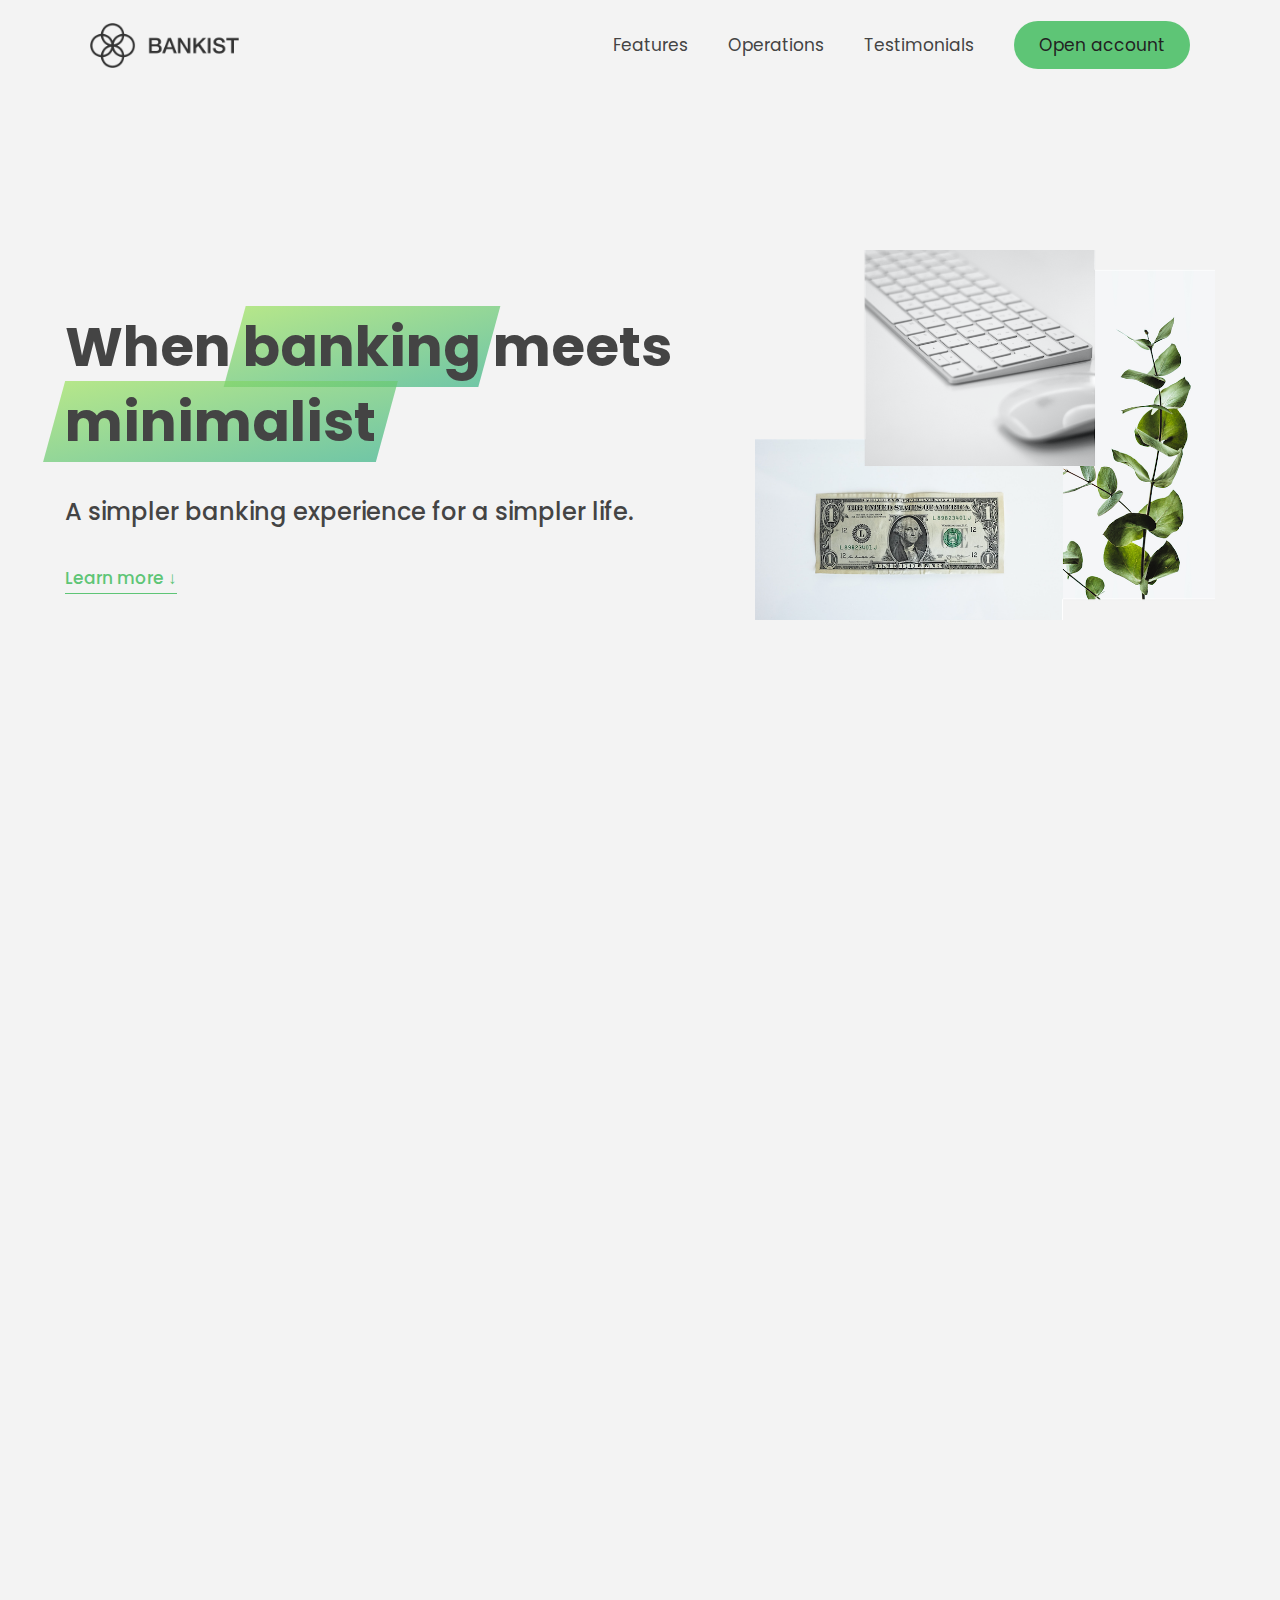
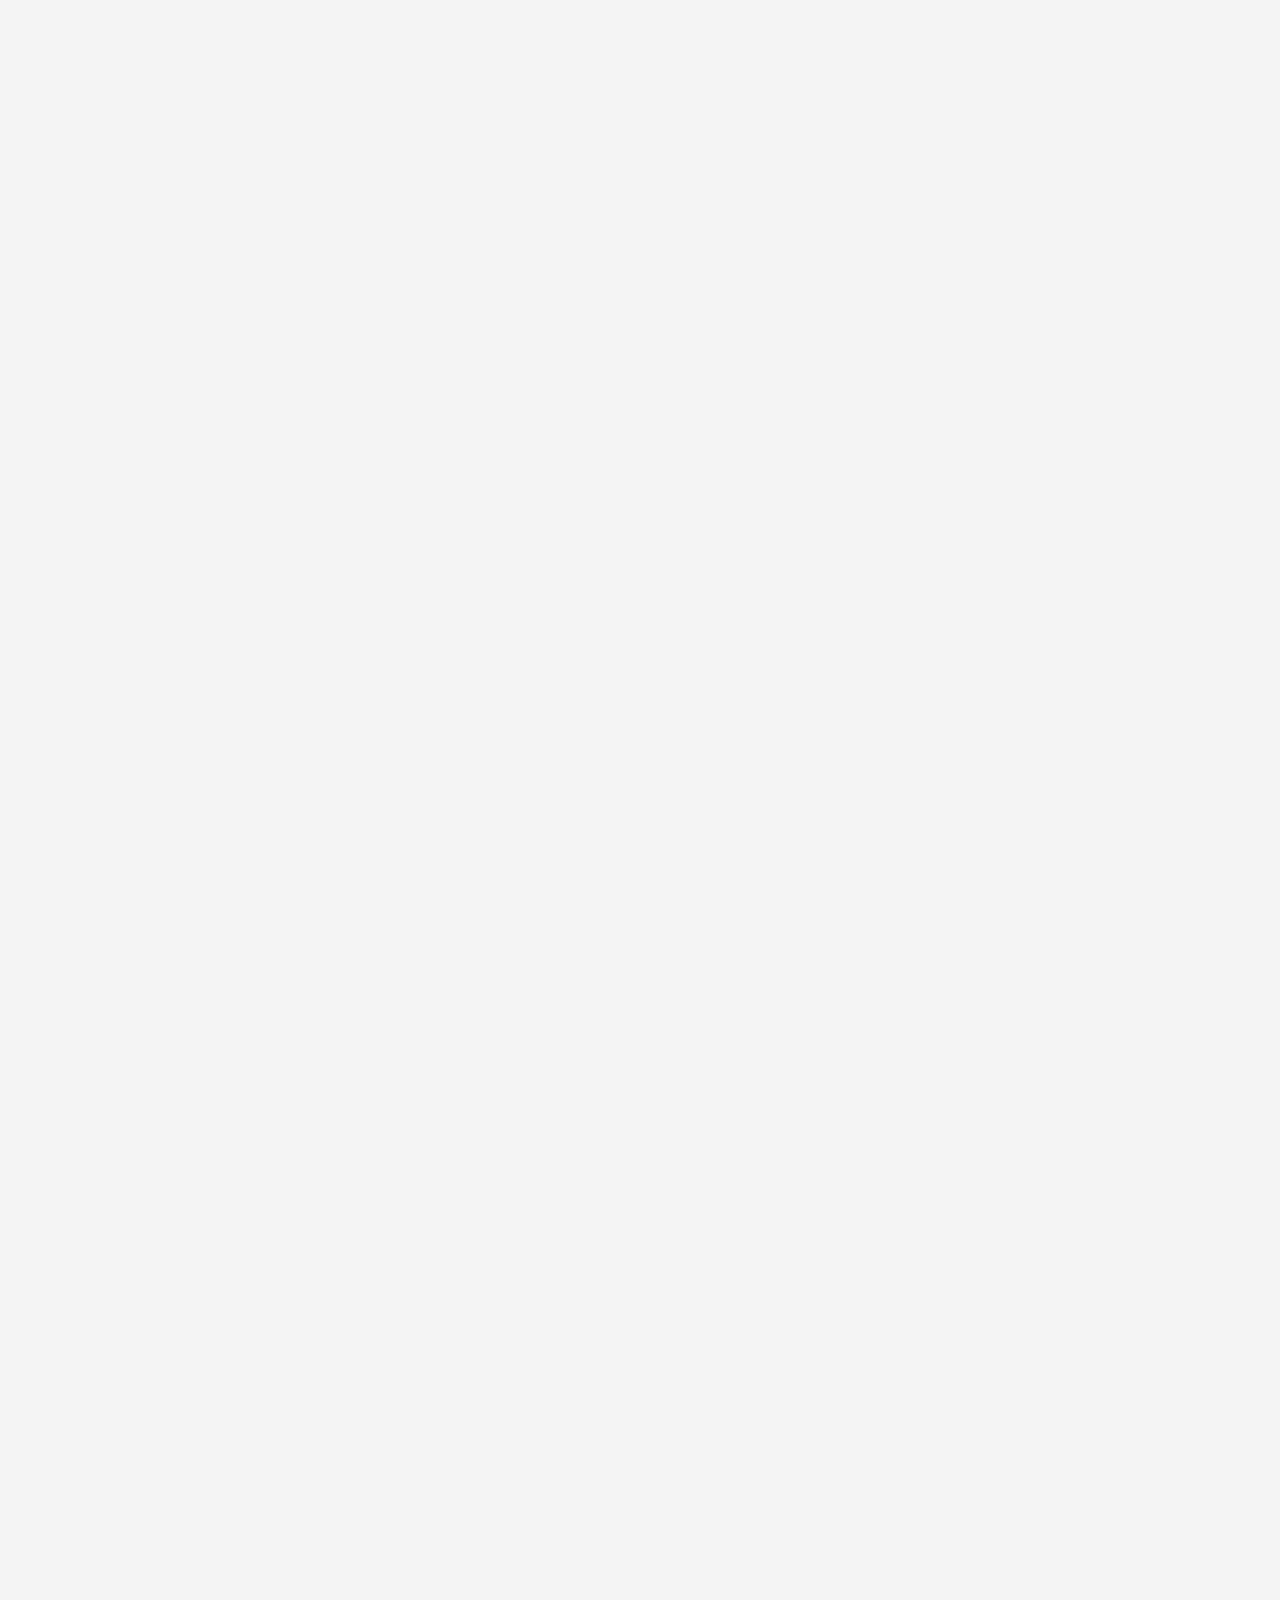
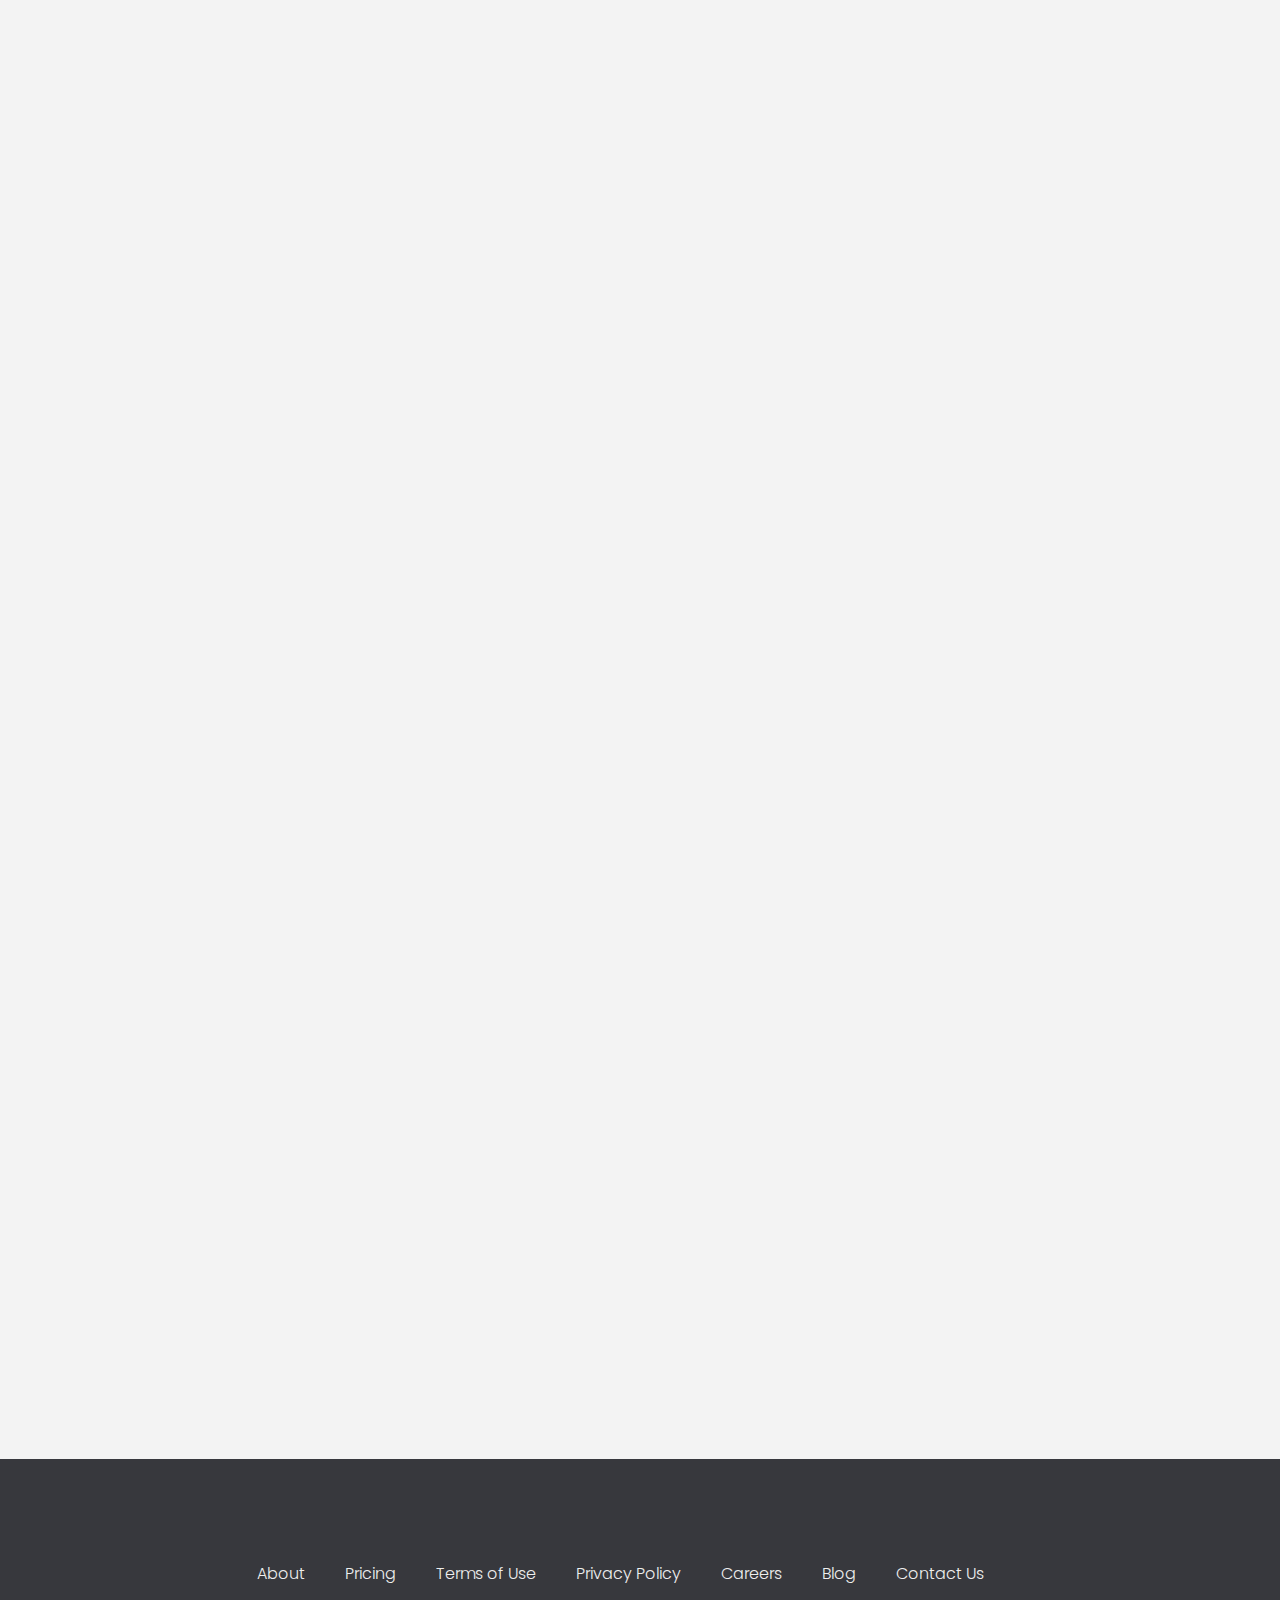
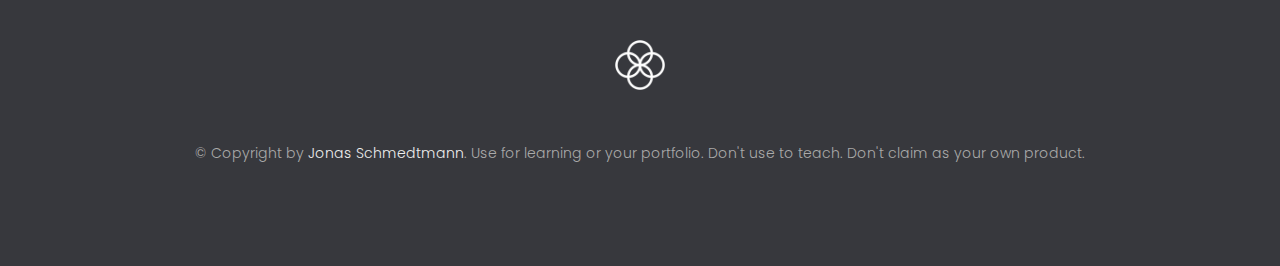
<file: DOM-Bankist/index.html>
<!DOCTYPE html>
<html lang="en">
  <head>
    <meta charset="UTF-8" />
    <meta name="viewport" content="width=device-width, initial-scale=1.0" />
    <meta http-equiv="X-UA-Compatible" content="ie=edge" />
    <link rel="shortcut icon" type="image/png" href="img/icon.png" />

    <link
      href="https://fonts.googleapis.com/css?family=Poppins:300,400,500,600&display=swap"
      rel="stylesheet"
    />
    <link rel="stylesheet" href="style.css" />
    <title>Bankist | When Banking meets Minimalist</title>
  </head>
  <body>
    <header class="header">
      <nav class="nav">
        <img
          src="img/logo.png"
          alt="Bankist logo"
          class="nav__logo"
          id="logo"
        />
        <ul class="nav__links">
          <li class="nav__item">
            <a class="nav__link" href="#section--1">Features</a>
          </li>
          <li class="nav__item">
            <a class="nav__link" href="#section--2">Operations</a>
          </li>
          <li class="nav__item">
            <a class="nav__link" href="#section--3">Testimonials</a>
          </li>
          <li class="nav__item">
            <a class="nav__link nav__link--btn btn--show-modal" href="#"
              >Open account</a
            >
          </li>
        </ul>
      </nav>

      <div class="header__title">
        <h1>
          When
          <!-- Green highlight effect -->
          <span class="highlight">banking</span>
          meets<br />
          <span class="highlight">minimalist</span>
        </h1>
        <h4>A simpler banking experience for a simpler life.</h4>
        <button class="btn--text btn--scroll-to">Learn more &DownArrow;</button>
        <img
          src="img/hero.png"
          class="header__img"
          alt="Minimalist bank items"
        />
      </div>
    </header>

    <section class="section" id="section--1">
      <div class="section__title">
        <h2 class="section__description">Features</h2>
        <h3 class="section__header">
          Everything you need in a modern bank and more.
        </h3>
      </div>

      <div class="features">
        <img
          src="img/digital-lazy.jpg"
          data-src="img/digital.jpg"
          alt="Computer"
          class="features__img lazy-img"
        />
        <div class="features__feature">
          <div class="features__icon">
            <svg>
              <use xlink:href="img/icons.svg#icon-monitor"></use>
            </svg>
          </div>
          <h5 class="features__header">100% digital bank</h5>
          <p>
            Lorem ipsum dolor sit amet consectetur adipisicing elit. Unde alias
            sint quos? Accusantium a fugiat porro reiciendis saepe quibusdam
            debitis ducimus.
          </p>
        </div>

        <div class="features__feature">
          <div class="features__icon">
            <svg>
              <use xlink:href="img/icons.svg#icon-trending-up"></use>
            </svg>
          </div>
          <h5 class="features__header">Watch your money grow</h5>
          <p>
            Nesciunt quos autem dolorum voluptates cum dolores dicta fuga
            inventore ab? Nulla incidunt eius numquam sequi iste pariatur
            quibusdam!
          </p>
        </div>
        <img
          src="img/grow-lazy.jpg"
          data-src="img/grow.jpg"
          alt="Plant"
          class="features__img lazy-img"
        />

        <img
          src="img/card-lazy.jpg"
          data-src="img/card.jpg"
          alt="Credit card"
          class="features__img lazy-img"
        />
        <div class="features__feature">
          <div class="features__icon">
            <svg>
              <use xlink:href="img/icons.svg#icon-credit-card"></use>
            </svg>
          </div>
          <h5 class="features__header">Free debit card included</h5>
          <p>
            Quasi, fugit in cumque cupiditate reprehenderit debitis animi enim
            eveniet consequatur odit quam quos possimus assumenda dicta fuga
            inventore ab.
          </p>
        </div>
      </div>
    </section>

    <section class="section" id="section--2">
      <div class="section__title">
        <h2 class="section__description">Operations</h2>
        <h3 class="section__header">
          Everything as simple as possible, but no simpler.
        </h3>
      </div>

      <div class="operations">
        <div class="operations__tab-container">
          <button
            class="btn operations__tab operations__tab--1 operations__tab--active"
            data-tab="1"
          >
            <span>01</span>Instant Transfers
          </button>
          <button class="btn operations__tab operations__tab--2" data-tab="2">
            <span>02</span>Instant Loans
          </button>
          <button class="btn operations__tab operations__tab--3" data-tab="3">
            <span>03</span>Instant Closing
          </button>
        </div>
        <div
          class="operations__content operations__content--1 operations__content--active"
        >
          <div class="operations__icon operations__icon--1">
            <svg>
              <use xlink:href="img/icons.svg#icon-upload"></use>
            </svg>
          </div>
          <h5 class="operations__header">
            Tranfser money to anyone, instantly! No fees, no BS.
          </h5>
          <p>
            Lorem ipsum dolor sit amet, consectetur adipisicing elit, sed do
            eiusmod tempor incididunt ut labore et dolore magna aliqua. Ut enim
            ad minim veniam, quis nostrud exercitation ullamco laboris nisi ut
            aliquip ex ea commodo consequat.
          </p>
        </div>

        <div class="operations__content operations__content--2">
          <div class="operations__icon operations__icon--2">
            <svg>
              <use xlink:href="img/icons.svg#icon-home"></use>
            </svg>
          </div>
          <h5 class="operations__header">
            Buy a home or make your dreams come true, with instant loans.
          </h5>
          <p>
            Duis aute irure dolor in reprehenderit in voluptate velit esse
            cillum dolore eu fugiat nulla pariatur. Excepteur sint occaecat
            cupidatat non proident, sunt in culpa qui officia deserunt mollit
            anim id est laborum.
          </p>
        </div>
        <div class="operations__content operations__content--3">
          <div class="operations__icon operations__icon--3">
            <svg>
              <use xlink:href="img/icons.svg#icon-user-x"></use>
            </svg>
          </div>
          <h5 class="operations__header">
            No longer need your account? No problem! Close it instantly.
          </h5>
          <p>
            Excepteur sint occaecat cupidatat non proident, sunt in culpa qui
            officia deserunt mollit anim id est laborum. Ut enim ad minim
            veniam, quis nostrud exercitation ullamco laboris nisi ut aliquip ex
            ea commodo consequat.
          </p>
        </div>
      </div>
    </section>

    <section class="section" id="section--3">
      <div class="section__title section__title--testimonials">
        <h2 class="section__description">Not sure yet?</h2>
        <h3 class="section__header">
          Millions of Bankists are already making their lifes simpler.
        </h3>
      </div>

      <div class="slider">
        <div class="slide slide--1">
          <div class="testimonial">
            <h5 class="testimonial__header">Best financial decision ever!</h5>
            <blockquote class="testimonial__text">
              Lorem ipsum dolor sit, amet consectetur adipisicing elit.
              Accusantium quas quisquam non? Quas voluptate nulla minima
              deleniti optio ullam nesciunt, numquam corporis et asperiores
              laboriosam sunt, praesentium suscipit blanditiis. Necessitatibus
              id alias reiciendis, perferendis facere pariatur dolore veniam
              autem esse non voluptatem saepe provident nihil molestiae.
            </blockquote>
            <address class="testimonial__author">
              <img src="img/user-1.jpg" alt="" class="testimonial__photo" />
              <h6 class="testimonial__name">Aarav Lynn</h6>
              <p class="testimonial__location">San Francisco, USA</p>
            </address>
          </div>
        </div>

        <div class="slide slide--2">
          <div class="testimonial">
            <h5 class="testimonial__header">
              The last step to becoming a complete minimalist
            </h5>
            <blockquote class="testimonial__text">
              Quisquam itaque deserunt ullam, quia ea repellendus provident,
              ducimus neque ipsam modi voluptatibus doloremque, corrupti
              laborum. Incidunt numquam perferendis veritatis neque repellendus.
              Lorem, ipsum dolor sit amet consectetur adipisicing elit. Illo
              deserunt exercitationem deleniti.
            </blockquote>
            <address class="testimonial__author">
              <img src="img/user-2.jpg" alt="" class="testimonial__photo" />
              <h6 class="testimonial__name">Miyah Miles</h6>
              <p class="testimonial__location">London, UK</p>
            </address>
          </div>
        </div>

        <div class="slide slide--3">
          <div class="testimonial">
            <h5 class="testimonial__header">
              Finally free from old-school banks
            </h5>
            <blockquote class="testimonial__text">
              Debitis, nihil sit minus suscipit magni aperiam vel tenetur
              incidunt commodi architecto numquam omnis nulla autem,
              necessitatibus blanditiis modi similique quidem. Odio aliquam
              culpa dicta beatae quod maiores ipsa minus consequatur error sunt,
              deleniti saepe aliquid quos inventore sequi. Necessitatibus id
              alias reiciendis, perferendis facere.
            </blockquote>
            <address class="testimonial__author">
              <img src="img/user-3.jpg" alt="" class="testimonial__photo" />
              <h6 class="testimonial__name">Francisco Gomes</h6>
              <p class="testimonial__location">Lisbon, Portugal</p>
            </address>
          </div>
        </div>

        <!-- <div class="slide"><img src="img/img-1.jpg" alt="Photo 1" /></div>
        <div class="slide"><img src="img/img-2.jpg" alt="Photo 2" /></div>
        <div class="slide"><img src="img/img-3.jpg" alt="Photo 3" /></div>
        <div class="slide"><img src="img/img-4.jpg" alt="Photo 4" /></div> -->
        <button class="slider__btn slider__btn--left">&larr;</button>
        <button class="slider__btn slider__btn--right">&rarr;</button>
        <div class="dots"></div>
      </div>
    </section>

    <section class="section section--sign-up">
      <div class="section__title">
        <h3 class="section__header">
          The best day to join Bankist was one year ago. The second best is
          today!
        </h3>
      </div>
      <button class="btn btn--show-modal">Open your free account today!</button>
    </section>

    <footer class="footer">
      <ul class="footer__nav">
        <li class="footer__item">
          <a class="footer__link" href="#">About</a>
        </li>
        <li class="footer__item">
          <a class="footer__link" href="#">Pricing</a>
        </li>
        <li class="footer__item">
          <a class="footer__link" href="#">Terms of Use</a>
        </li>
        <li class="footer__item">
          <a class="footer__link" href="#">Privacy Policy</a>
        </li>
        <li class="footer__item">
          <a class="footer__link" href="#">Careers</a>
        </li>
        <li class="footer__item">
          <a class="footer__link" href="#">Blog</a>
        </li>
        <li class="footer__item">
          <a class="footer__link" href="#">Contact Us</a>
        </li>
      </ul>
      <img src="img/icon.png" alt="Logo" class="footer__logo" />
      <p class="footer__copyright">
        &copy; Copyright by
        <a
          class="footer__link twitter-link"
          target="_blank"
          href="https://twitter.com/jonasschmedtman"
          >Jonas Schmedtmann</a
        >. Use for learning or your portfolio. Don't use to teach. Don't claim
        as your own product.
      </p>
    </footer>

    <div class="modal hidden">
      <button class="btn--close-modal">&times;</button>
      <h2 class="modal__header">
        Open your bank account <br />
        in just <span class="highlight">5 minutes</span>
      </h2>
      <form class="modal__form">
        <label>First Name</label>
        <input type="text" />
        <label>Last Name</label>
        <input type="text" />
        <label>Email Address</label>
        <input type="email" />
        <button class="btn">Next step &rarr;</button>
      </form>
    </div>
    <div class="overlay hidden"></div>

    <script src="script.js"></script>
  </body>
</html>
</file>
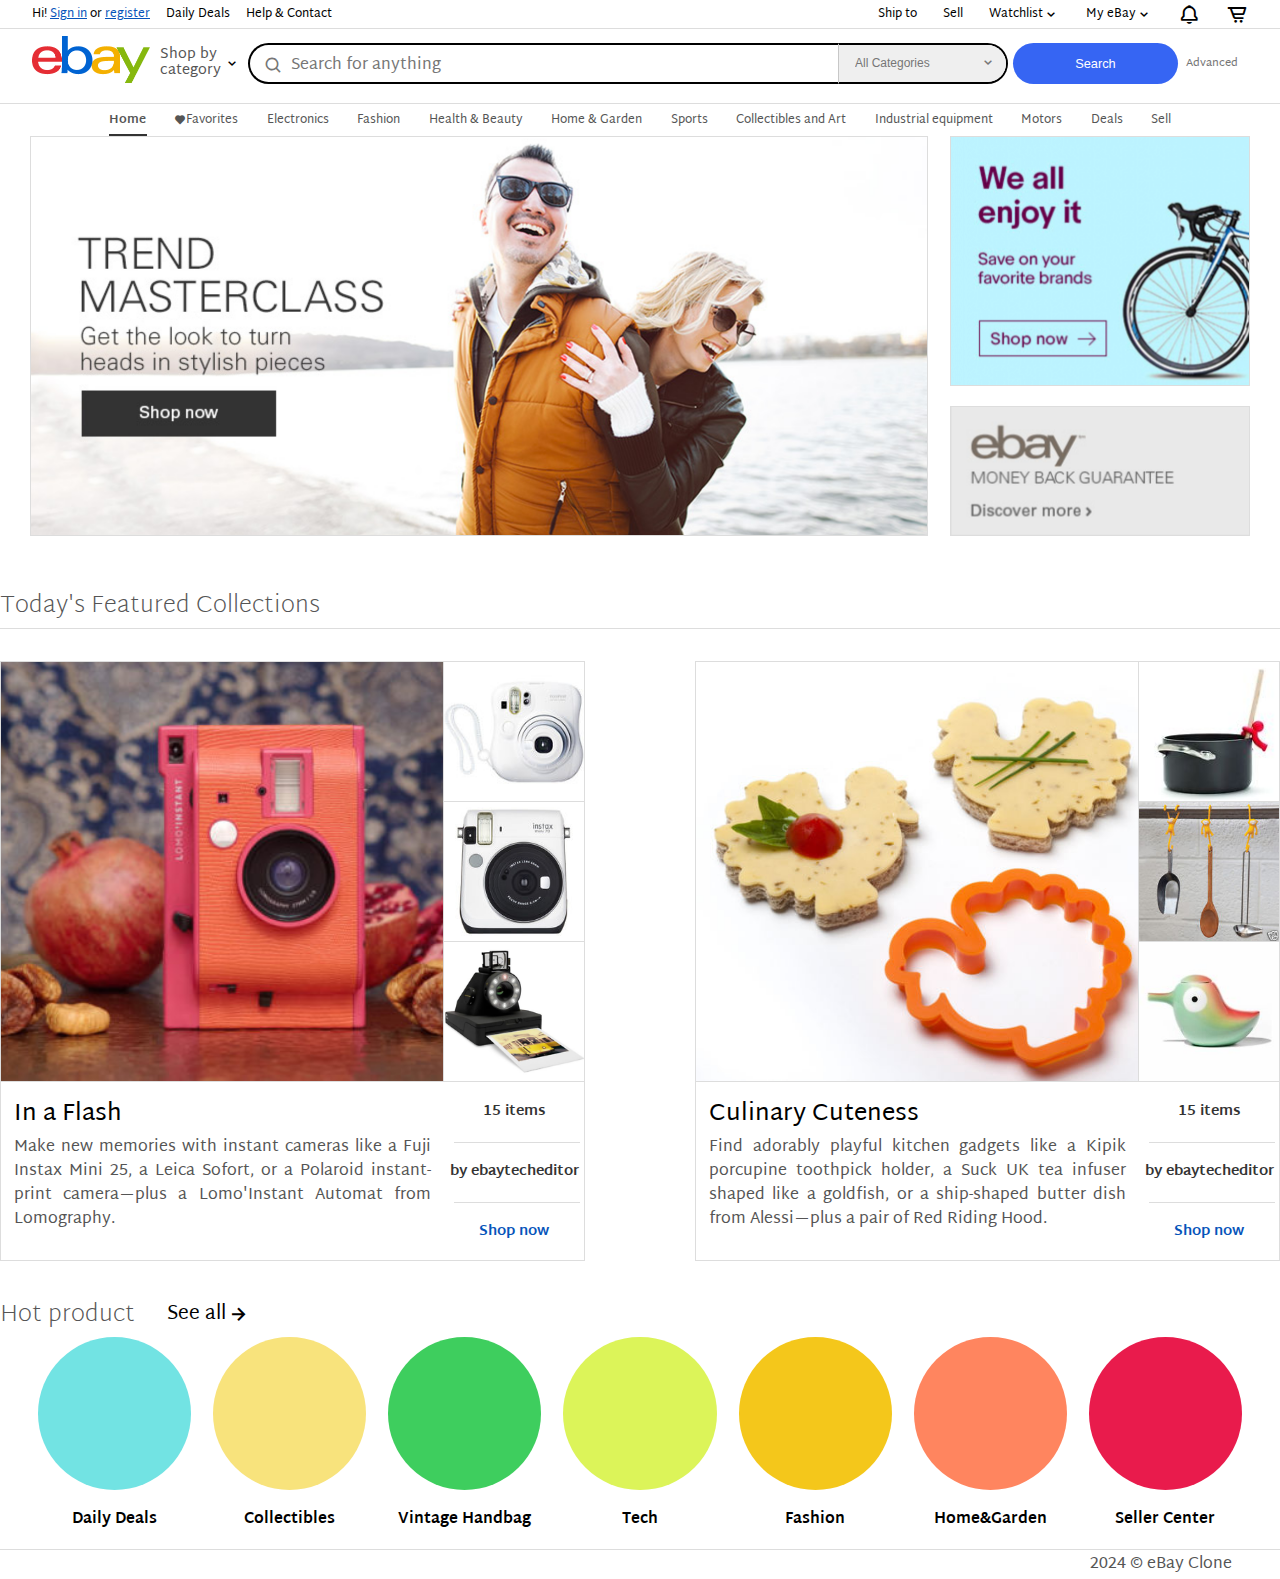
<file: eBay Clone/index.html>
<!DOCTYPE html>
<html lang="en">
  <head>
    <meta charset="UTF-8" />
    <meta name="viewport" content="width=device-width, initial-scale=1.0" />
    <link rel="preconnect" href="https://fonts.googleapis.com" />
    <link rel="preconnect" href="https://fonts.gstatic.com" crossorigin />
    <link
      href="https://fonts.googleapis.com/css2?family=Martel+Sans:wght@200;400;700&display=swap"
      rel="stylesheet"
    />
    <link
      href="https://unpkg.com/boxicons@2.0.9/css/boxicons.min.css"
      rel="stylesheet"
    />
    <title>eBay Clone</title>
    <link rel="stylesheet" href="./style.css" />
  </head>
  <body>
    <header>
      <div class="header-container">
        <div class="l-header">
          <div>
            <span>Hi!</span>
            <a href="#" class="underline">Sign in</a>
            <span>or</span>
            <a href="#" class="underline">register</a>
          </div>
          <a href="#">Daily Deals</a>
          <a href="#">Help & Contact</a>
        </div>
        <div class="r-header">
          <a href="#">Ship to</a>
          <a href="#">Sell</a>
          <div class="drop-down-menu">
            <span>Watchlist</span>
            <i class="bx bx-chevron-down bx-xs"></i>
          </div>
          <ul class="menu-list">
            <li>
              <span>My eBay</span>
              <i class="bx bx-chevron-down bx-xs"></i>
            </li>
            <ul>
              <li><a href="#">Summary</a></li>
              <li><a href="#">Recently Viewed</a></li>
              <li><a href="#">Bids/Offers</a></li>
              <li><a href="#">Watchlist</a></li>
              <li><a href="#">Purchase History</a></li>
              <li><a href="#">Buy Again</a></li>
              <li><a href="#">Selling</a></li>
              <li><a href="#">Saved Searches</a></li>
              <li><a href="#">Saved Sellers</a></li>
              <li><a href="#">Messages</a></li>
            </ul>
          </ul>
          <a href="#">
            <i class="bx bx-bell bell"></i>
          </a>
          <a href="#">
            <i class="bx bx-cart-alt cart"></i>
          </a>
        </div>
      </div>
    </header>
    <section class="main-body">
      <nav class="search-bar">
        <div class="nav-ul">
          <div class="ebay-logo">
            <img src="./images/logo.png" alt="logo" />
          </div>
          <div class="shop-category">
            <a href="#" class="category-txt"> Shop by category </a>
            <i class="bx bx-chevron-down bx-xs"></i>
          </div>
          <form action="#" class="search-form">
            <div class="input-placeholder">
              <input type="search" name="search-item" />
              <div class="placeholder">
                <i class="bx bx-search"></i>
                <span>Search for anything</span>
              </div>
            </div>
            <div class="categories">
              <select name="categories">
                <option value="All Categories">All Categories</option>
                <option value="Art">Art</option>
                <option value="Baby">Baby</option>
                <option value="Books">Books</option>
                <option value="Travel">Travel</option>
              </select>
              <i class="bx bx-chevron-down bx-xs"></i>
            </div>
            <button type="submit" name="submit" class="search-btn">
              <i class="bx bx-search"></i><span>Search</span>
            </button>
            <a href="#" class="advanced-option">Advanced</a>
          </form>
        </div>
      </nav>

      <nav class="nav-container">
        <div class="center-nav">
          <div class="item item-1"><a href="#" class="active">Home</a></div>
          <div class="item item-2">
            <i class="bx bxs-heart"></i>
            <a href="#">Favorites</a>
          </div>
          <div class="item item-3"><a href="#">Electronics</a></div>
          <div class="item item-4"><a href="#">Fashion</a></div>
          <div class="item item-5"><a href="#">Health & Beauty</a></div>
          <div class="item item-6"><a href="#">Home & Garden</a></div>
          <div class="item item-7"><a href="#">Sports</a></div>
          <div class="item item-8"><a href="#">Collectibles and Art</a></div>
          <div class="item item-9"><a href="#">Industrial equipment</a></div>
          <div class="item item-10"><a href="#">Motors</a></div>
          <div class="item item-11"><a href="#">Deals</a></div>
          <div class="item item-12"><a href="#">Sell</a></div>
          <span class="item item-13">
            <a href="#">
              More
              <i class="bx bx-chevron-down bx-xs"></i>
            </a>
          </span>
        </div>
      </nav>

      <section class="banner">
        <div class="container">
          <div class="parent parent-1">
            <div class="child child-1"></div>
          </div>
          <div class="parent parent-2">
            <div class="child child-2"></div>
          </div>
          <div class="parent parent-3">
            <div class="child child-3"></div>
          </div>
        </div>
      </section>

      <section class="collections">
        <h2>Today's Featured Collections</h2>
        <div class="ad-container">
          <article class="left-ad">
            <div class="main-photo big"></div>
            <div class="thumbnail-container">
              <div class="pic item-1"></div>
              <div class="pic item-2"></div>
              <div class="pic item-3"></div>
            </div>
            <div class="description-container">
              <article class="description">
                <h2>In a Flash</h2>
                <p>
                  Make new memories with instant cameras like a Fuji Instax Mini
                  25, a Leica Sofort, or a Polaroid instant-print camera—plus a
                  Lomo'Instant Automat from Lomography.
                </p>
              </article>
              <div class="list-container">
                <div class="details detail-1">15 items</div>
                <div class="details detail-2">by ebaytecheditor</div>
                <div class="details detail-3">
                  <a href="#">Shop now</a>
                </div>
              </div>
            </div>
          </article>
          <article class="right-ad">
            <div class="main-photo big"></div>
            <div class="thumbnail-container">
              <div class="pic item-1"></div>
              <div class="pic item-2"></div>
              <div class="pic item-3"></div>
            </div>
            <div class="description-container">
              <article class="description">
                <h2>Culinary Cuteness</h2>
                <p>
                  Find adorably playful kitchen gadgets like a Kipik porcupine
                  toothpick holder, a Suck UK tea infuser shaped like a
                  goldfish, or a ship-shaped butter dish from Alessi—plus a pair
                  of Red Riding Hood.
                </p>
              </article>
              <div class="list-container">
                <div class="details detail-1">15 items</div>
                <div class="details detail-2">by ebaytecheditor</div>
                <div class="details detail-3">
                  <a href="#">Shop now</a>
                </div>
              </div>
            </div>
          </article>
        </div>
      </section>

      <section class="card">
        <div class="title">
          <h2>Hot product</h2>
          <span>See all<i class="bx bx-right-arrow-alt"></i></span>
        </div>
        <div class="container">
          <a href="#" class="card-item card-item-1">
            <div class="card-pic"></div>
            <h3 class="card-title card-title-1">Daily Deals</h3>
          </a>
          <a href="#" class="card-item card-item-2">
            <div class="card-pic"></div>
            <h3 class="card-title card-title-2">Collectibles</h3>
          </a>
          <a href="#" class="card-item card-item-3">
            <div class="card-pic"></div>
            <h3 class="card-title card-title-3">Vintage Handbag</h3>
          </a>
          <a href="#" class="card-item card-item-4">
            <div class="card-pic"></div>
            <h3 class="card-title card-title-4">Tech</h3>
          </a>
          <a href="#" class="card-item card-item-5 hidden">
            <div class="card-pic"></div>
            <h3 class="card-title card-title-5">Fashion</h3>
          </a>
          <a href="#" class="card-item card-item-6 hidden">
            <div class="card-pic"></div>
            <h3 class="card-title card-title-6">Home&Garden</h3>
          </a>
          <a href="#" class="card-item card-item-7 hidden">
            <div class="card-pic"></div>
            <h3 class="card-title card-title-7">Seller Center</h3>
          </a>

          <div class="second-line hidden">
            <a href="#" class="card-item card-item-5">
              <div class="card-pic"></div>
              <h3 class="card-title card-title-5">Fashion</h3>
            </a>
            <a href="#" class="card-item card-item-6">
              <div class="card-pic"></div>
              <h3 class="card-title card-title-6">Home&Garden</h3>
            </a>
            <a href="#" class="card-item card-item-7">
              <div class="card-pic"></div>
              <h3 class="card-title card-title-7">Seller Center</h3>
            </a>
          </div>
        </div>
      </section>
    </section>
    <footer>
      <div class="container">
        <p>2024 © eBay Clone</p>
      </div>
    </footer>
  </body>
</html>
</file>
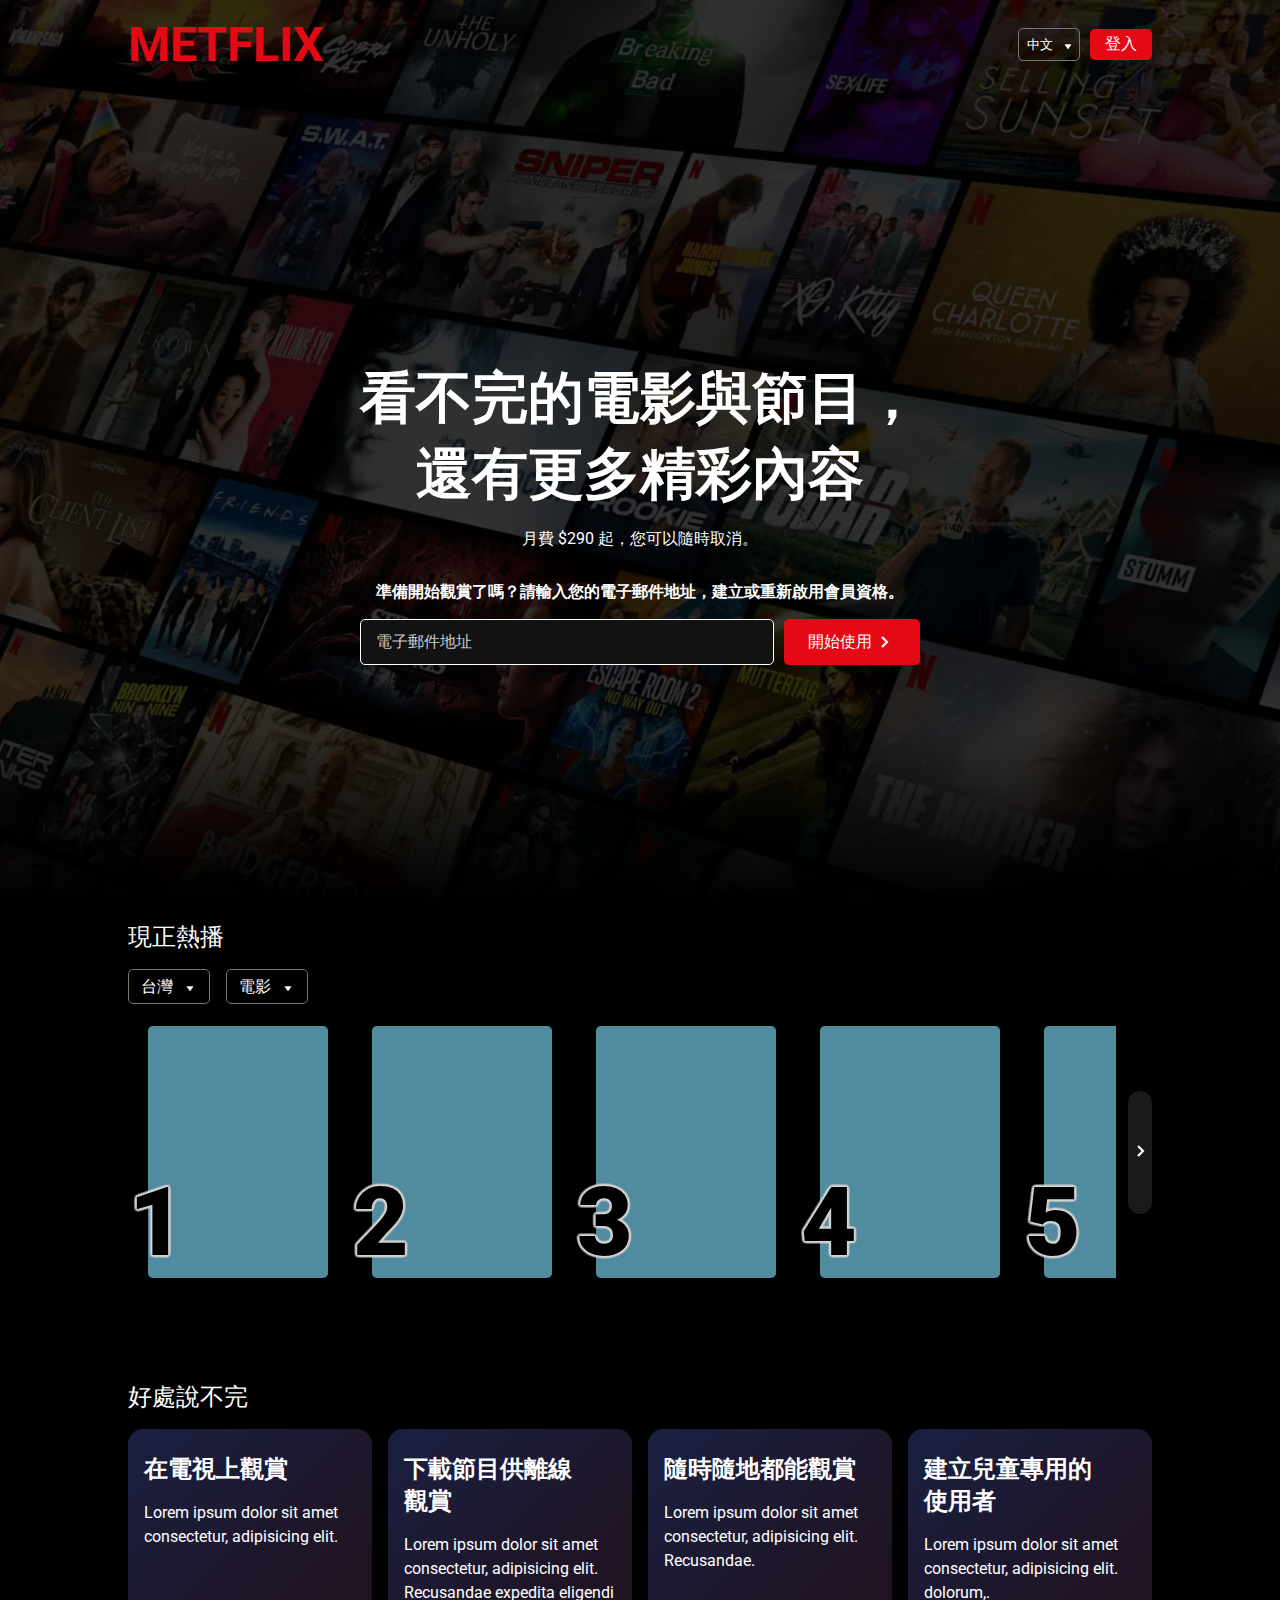
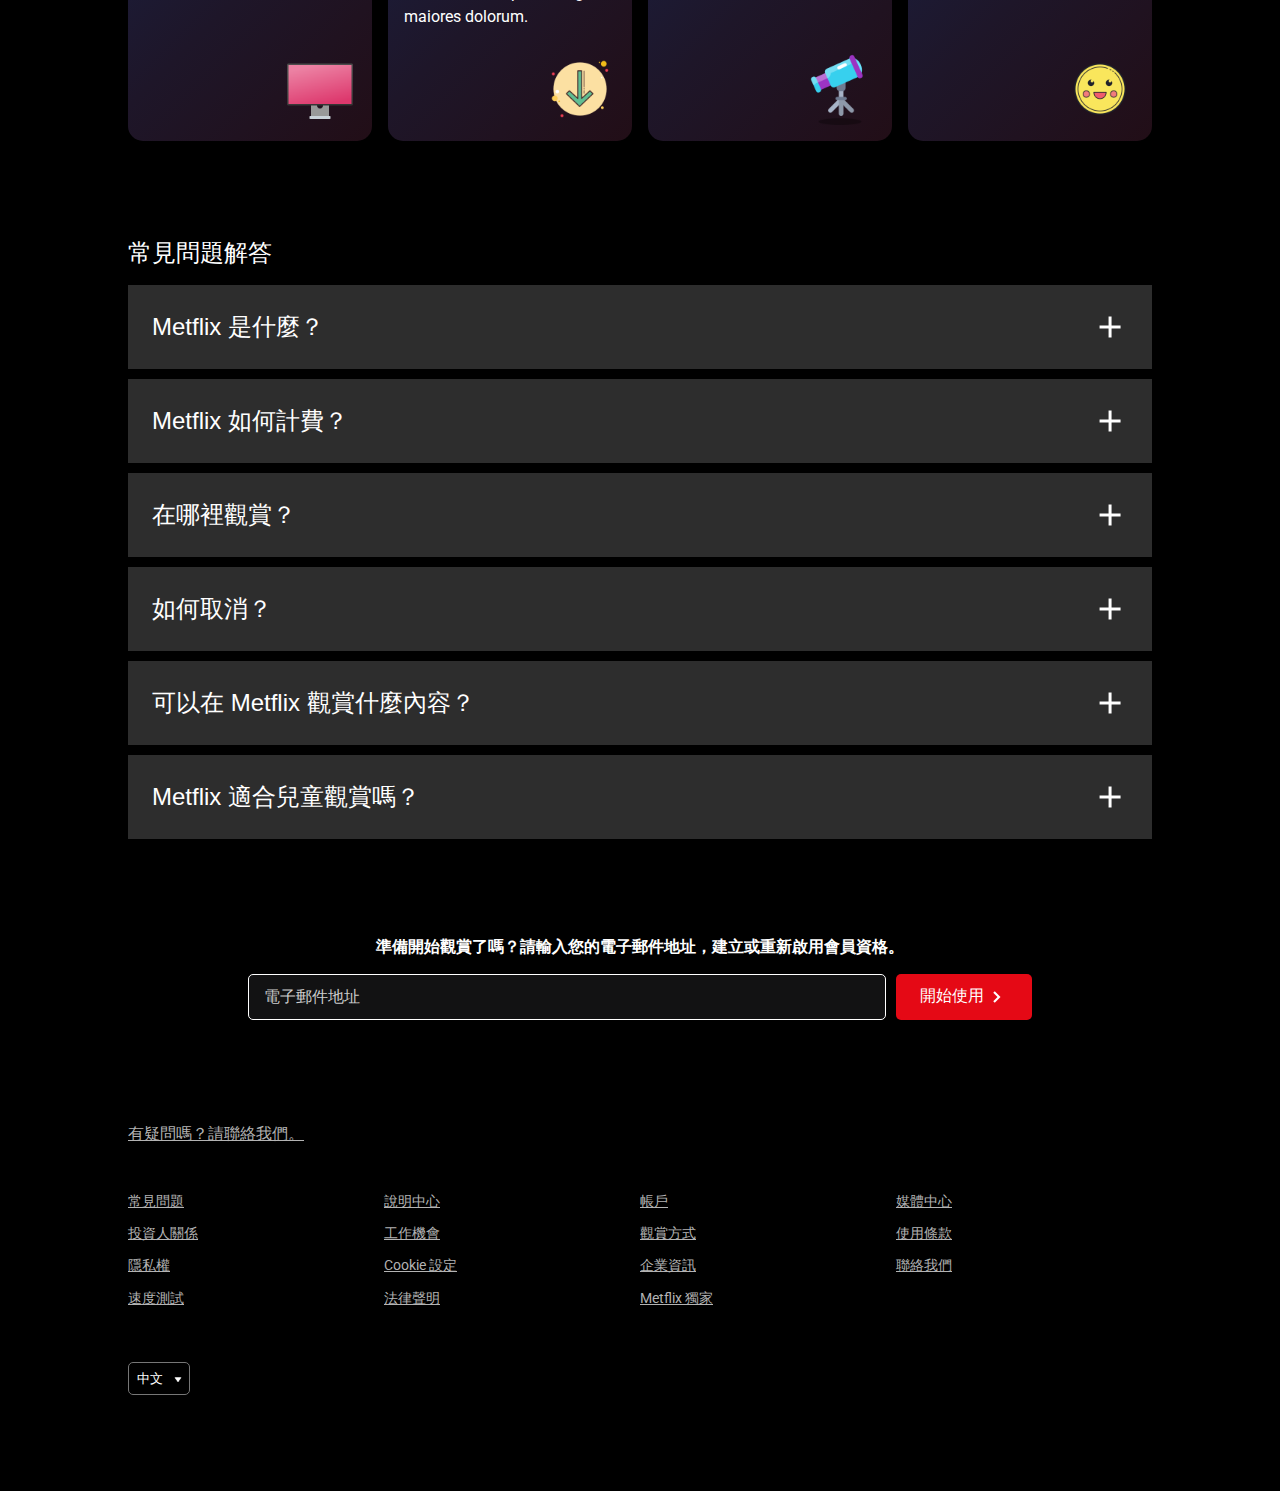
<file: Netflix clone/index.html>
<!DOCTYPE html>
<html lang="en">
  <head>
    <meta charset="UTF-8" />
    <meta name="viewport" content="width=device-width, initial-scale=1.0" />
    <title>Metflix Clone</title>
    <meta
      name="google-site-verification"
      content="np7Wm0UGMhtSUaDCqA3t6eNp0ezZVNMwatRGCK1qi6c"
    />
    <link rel="stylesheet" href="./style.css" />
  </head>
  <body>
    <header>
      <nav>
        <a class="netflix-logo">METFLIX</a>
        <div class="login">
          <div class="select-wrapper">
            <select name="lang" id="lang">
              <option value="chinese">中文</option>
              <option value="english">English</option>
            </select>
            <div class="arrow">
              <img src="./images/down-arrow-solid.png" alt="下拉" />
            </div>
          </div>
          <a href="#">登入</a>
        </div>
      </nav>
      <div class="information">
        <div class="info-container">
          <h1 class="title">看不完的電影與節目，還有更多精彩內容</h1>
          <p>月費 $290 起，您可以隨時取消。</p>
          <h3>
            準備開始觀賞了嗎？請輸入您的電子郵件地址，建立或重新啟用會員資⁠格。
          </h3>
          <div class="input-address">
            <input type="text" name="email" id="email" />
            <label for="email">電子郵件地址</label>
            <button>
              開始使用<img src="./images/chevron-right-regular.png" />
            </button>
          </div>
        </div>
      </div>
    </header>
    <main>
      <section class="container hot-now">
        <h2>現正熱播</h2>
        <div class="select-container">
          <div class="select-wrapper">
            <select name="hot" id="hot">
              <option value="taiwan">台灣</option>
              <option value="global">全球</option>
            </select>
            <div class="arrow">
              <img src="./images/down-arrow-solid.png" alt="下拉" />
            </div>
          </div>
          <div class="select-wrapper">
            <select name="type" id="type">
              <option value="movie">電影</option>
              <option value="program">節目</option>
            </select>
            <div class="arrow">
              <img src="./images/down-arrow-solid.png" alt="下拉" />
            </div>
          </div>
        </div>
        <div class="movie-ranking">
          <div class="btn prev-btn">
            <button data-btn="prev">
              <img src="./images/chevron-left-regular.png" alt="上一個" />
            </button>
          </div>
          <div class="ranks">
            <div class="rank" data-text="1"></div>
            <div class="rank" data-text="2"></div>
            <div class="rank" data-text="3"></div>
            <div class="rank" data-text="4"></div>
            <div class="rank" data-text="5"></div>
            <div class="rank" data-text="6"></div>
            <div class="rank" data-text="7"></div>
            <div class="rank" data-text="8"></div>
            <div class="rank" data-text="9"></div>
            <div class="rank" data-text="10"></div>
          </div>
          <div class="btn next-btn">
            <button data-btn="next">
              <img src="./images/chevron-right-regular.png" alt="下一個" />
            </button>
          </div>
        </div>
      </section>
      <div class="modal-container" data-no="1">
        <div class="pic">
          <button><img src="./images/x-regular.png" alt="" /></button>
        </div>
        <div class="modal-info">
          <div class="tags">
            <span>2025</span>
            <span>16+</span>
            <span>節目</span>
            <span>劇情片</span>
          </div>
          <p>
            Lorem ipsum dolor sit amet consectetur adipisicing elit.
            Consequuntur perspiciatis ipsam consequatur id molestias? Itaque!
          </p>
          <a> 開始<img src="./images/chevron-right-regular.png" /> </a>
        </div>
      </div>
      <div class="modal-container" data-no="2">
        <div class="pic">
          <button><img src="./images/x-regular.png" alt="" /></button>
        </div>
        <div class="modal-info">
          <div class="tags">
            <span>2024</span>
            <span>15+</span>
            <span>節目</span>
            <span>劇情片</span>
          </div>
          <p>
            Lorem ipsum dolor sit amet consectetur adipisicing elit.
            Consequuntur perspiciatis.
          </p>
          <a> 開始<img src="./images/chevron-right-regular.png" /> </a>
        </div>
      </div>
      <div class="modal-container" data-no="3">
        <div class="pic">
          <button><img src="./images/x-regular.png" alt="" /></button>
        </div>
        <div class="modal-info">
          <div class="tags">
            <span>2024</span>
            <span>16+</span>
            <span>電影</span>
            <span>奇幻</span>
            <span>冒險片</span>
          </div>
          <p>
            Lorem ipsum dolor sit amet consectetur adipisicing elit.
            Consequuntur perspiciatis ipsam consequatur id molestias? Itaque!
          </p>
          <a> 開始<img src="./images/chevron-right-regular.png" /> </a>
        </div>
      </div>
      <div class="modal-container" data-no="4">
        <div class="pic">
          <button><img src="./images/x-regular.png" alt="" /></button>
        </div>
        <div class="modal-info">
          <div class="tags">
            <span>2025</span>
            <span>16+</span>
            <span>電影</span>
            <span>奇幻</span>
            <span>動漫</span>
          </div>
          <p>
            Lorem ipsum dolor sit amet consectetur adipisicing elit.
            Consequuntur perspiciatis ipsam consequatur id.
          </p>
          <a> 開始<img src="./images/chevron-right-regular.png" /> </a>
        </div>
      </div>
      <div class="modal-container" data-no="5">
        <div class="pic">
          <button><img src="./images/x-regular.png" alt="" /></button>
        </div>
        <div class="modal-info">
          <div class="tags">
            <span>2025</span>
            <span>16+</span>
            <span>節目</span>
            <span>劇情片</span>
          </div>
          <p>
            Lorem ipsum dolor sit amet consectetur adipisicing elit.
            Consequuntur perspiciatis ipsam consequatur id molestias? Itaque!
          </p>
          <a> 開始<img src="./images/chevron-right-regular.png" /> </a>
        </div>
      </div>
      <div class="modal-container" data-no="6">
        <div class="pic">
          <button><img src="./images/x-regular.png" alt="" /></button>
        </div>
        <div class="modal-info">
          <div class="tags">
            <span>2024</span>
            <span>15+</span>
            <span>節目</span>
            <span>劇情片</span>
          </div>
          <p>
            Lorem ipsum dolor sit amet consectetur adipisicing elit.
            Consequuntur perspiciatis.
          </p>
          <a> 開始<img src="./images/chevron-right-regular.png" /> </a>
        </div>
      </div>
      <div class="modal-container" data-no="7">
        <div class="pic">
          <button><img src="./images/x-regular.png" alt="" /></button>
        </div>
        <div class="modal-info">
          <div class="tags">
            <span>2024</span>
            <span>16+</span>
            <span>電影</span>
            <span>奇幻</span>
            <span>冒險片</span>
          </div>
          <p>
            Lorem ipsum dolor sit amet consectetur adipisicing elit.
            Consequuntur perspiciatis ipsam consequatur id molestias? Itaque!
          </p>
          <a> 開始<img src="./images/chevron-right-regular.png" /> </a>
        </div>
      </div>
      <div class="modal-container" data-no="8">
        <div class="pic">
          <button><img src="./images/x-regular.png" alt="" /></button>
        </div>
        <div class="modal-info">
          <div class="tags">
            <span>2025</span>
            <span>16+</span>
            <span>電影</span>
            <span>奇幻</span>
            <span>動漫</span>
          </div>
          <p>
            Lorem ipsum dolor sit amet consectetur adipisicing elit.
            Consequuntur perspiciatis ipsam consequatur id.
          </p>
          <a> 開始<img src="./images/chevron-right-regular.png" /> </a>
        </div>
      </div>
      <div class="modal-container" data-no="9">
        <div class="pic">
          <button><img src="./images/x-regular.png" alt="" /></button>
        </div>
        <div class="modal-info">
          <div class="tags">
            <span>2025</span>
            <span>16+</span>
            <span>節目</span>
            <span>劇情片</span>
          </div>
          <p>
            Lorem ipsum dolor sit amet consectetur adipisicing elit.
            Consequuntur perspiciatis ipsam consequatur id molestias? Itaque!
          </p>
          <a> 開始<img src="./images/chevron-right-regular.png" /> </a>
        </div>
      </div>
      <div class="modal-container" data-no="10">
        <div class="pic">
          <button><img src="./images/x-regular.png" alt="" /></button>
        </div>
        <div class="modal-info">
          <div class="tags">
            <span>2024</span>
            <span>15+</span>
            <span>節目</span>
            <span>劇情片</span>
          </div>
          <p>
            Lorem ipsum dolor sit amet consectetur adipisicing elit.
            Consequuntur perspiciatis.
          </p>
          <a> 開始<img src="./images/chevron-right-regular.png" /> </a>
        </div>
      </div>
      <div class="overlay"></div>
      <section class="container advantage-container">
        <h2>好處說不完</h2>
        <div class="benefits">
          <div class="benefit">
            <div class="content">
              <h3>在電視上觀賞</h3>
              <p>Lorem ipsum dolor sit amet consectetur, adipisicing elit.</p>
            </div>
            <img src="./images/computer.png" alt="" />
          </div>
          <div class="benefit">
            <div class="content">
              <h3>下載節目供離線觀賞</h3>
              <p>
                Lorem ipsum dolor sit amet consectetur, adipisicing elit.
                Recusandae expedita eligendi maiores dolorum.
              </p>
            </div>
            <img src="./images/down-arrow.png" alt="" />
          </div>
          <div class="benefit">
            <div class="content">
              <h3>隨時隨地都能觀賞</h3>
              <p>
                Lorem ipsum dolor sit amet consectetur, adipisicing elit.
                Recusandae.
              </p>
            </div>
            <img src="./images/telescope.png" alt="" />
          </div>
          <div class="benefit">
            <div class="content">
              <h3>建立兒童專用的使用者</h3>
              <p>
                Lorem ipsum dolor sit amet consectetur, adipisicing elit.
                dolorum,.
              </p>
            </div>
            <img src="./images/smile.png" alt="" />
          </div>
        </div>
      </section>
      <section class="container question-container">
        <h2>常見問題解答</h2>
        <ul>
          <li>
            <button class="ques">
              Metflix 是什麼？
              <img src="./images/plus-regular.png" alt="plus" />
            </button>
            <div class="ans">
              <div class="inner">
                <p>
                  Lorem ipsum dolor sit amet consectetur adipisicing elit. Id
                  sint neque repudiandae, explicabo maxime deserunt.
                </p>
              </div>
            </div>
          </li>
          <li>
            <button class="ques">
              Metflix 如何計費？
              <img src="./images/plus-regular.png" alt="plus" />
            </button>
            <div class="ans">
              <div class="inner">
                <p>
                  Lorem ipsum dolor sit amet consectetur adipisicing elit. Odit
                  nostrum sequi obcaecati vero quia non. Ullam doloribus
                  laudantium veritatis totam.
                </p>
              </div>
            </div>
          </li>
          <li>
            <button class="ques">
              在哪裡觀賞？
              <img src="./images/plus-regular.png" alt="plus" />
            </button>
            <div class="ans">
              <div class="inner">
                <p>
                  Lorem ipsum dolor sit amet consectetur adipisicing elit.
                  Voluptates non repudiandae perspiciatis mollitia quasi
                  praesentium suscipit qui consectetur temporibus, beatae et
                  libero. Eius nostrum quas modi! Omnis, nemo. Inventore,
                  cupiditate.
                </p>
              </div>
            </div>
          </li>
          <li>
            <button class="ques">
              如何取消？
              <img src="./images/plus-regular.png" alt="plus" />
            </button>
            <div class="ans">
              <div class="inner">
                <p>
                  Lorem ipsum dolor sit amet, consectetur adipisicing elit.
                  Reiciendis, veniam.
                </p>
              </div>
            </div>
          </li>
          <li>
            <button class="ques">
              可以在 Metflix 觀賞什麼內容？
              <img src="./images/plus-regular.png" alt="plus" />
            </button>
            <div class="ans">
              <div class="inner">
                <p>
                  Lorem ipsum dolor sit amet consectetur adipisicing elit.
                  Mollitia cum itaque beatae neque ratione debitis laboriosam!
                </p>
              </div>
            </div>
          </li>
          <li>
            <button class="ques">
              Metflix 適合兒童觀賞嗎？
              <img src="./images/plus-regular.png" alt="plus" />
            </button>
            <div class="ans">
              <div class="inner">
                <p>
                  Lorem ipsum dolor, sit amet consectetur adipisicing elit.
                  Voluptatem, ut?
                </p>
                <p>
                  Lorem ipsum dolor sit amet consectetur adipisicing elit.
                  Perferendis perspiciatis quam veniam ratione illo nam!
                </p>
              </div>
            </div>
          </li>
        </ul>
      </section>
      <section class="container input-email">
        <h3>
          準備開始觀賞了嗎？請輸入您的電子郵件地址，建立或重新啟用會員資⁠格。
        </h3>
        <div class="input-address">
          <input type="text" name="email" id="email2" />
          <label for="email2">電子郵件地址</label>
          <button>
            開始使用<img src="./images/chevron-right-regular.png" />
          </button>
        </div>
      </section>
    </main>
    <footer>
      <a href="#">有疑問嗎？請聯絡我們。</a>
      <div class="link-container">
        <a href="#">常見問題</a>
        <a href="#">說明中心</a>
        <a href="#">帳戶</a>
        <a href="#">媒體中心</a>
        <a href="#">投資人關係</a>
        <a href="#">工作機會</a>
        <a href="#">觀賞方式</a>
        <a href="#">使用條款</a>
        <a href="#">隱私權</a>
        <a href="#">Cookie 設定</a>
        <a href="#">企業資訊</a>
        <a href="#">聯絡我們</a>
        <a href="#">速度測試</a>
        <a href="#">法律聲明</a>
        <a href="#">Metflix 獨家</a>
      </div>
      <div class="select-wrapper">
        <select name="lang" id="lang">
          <option value="chinese">中文</option>
          <option value="english">English</option>
        </select>
        <div class="arrow">
          <img src="./images/down-arrow-solid.png" alt="下拉" />
        </div>
      </div>
    </footer>
    <div class="start-btn">
      <button>開始</button>
    </div>

    <script src="./script.js"></script>
  </body>
</html>
</file>
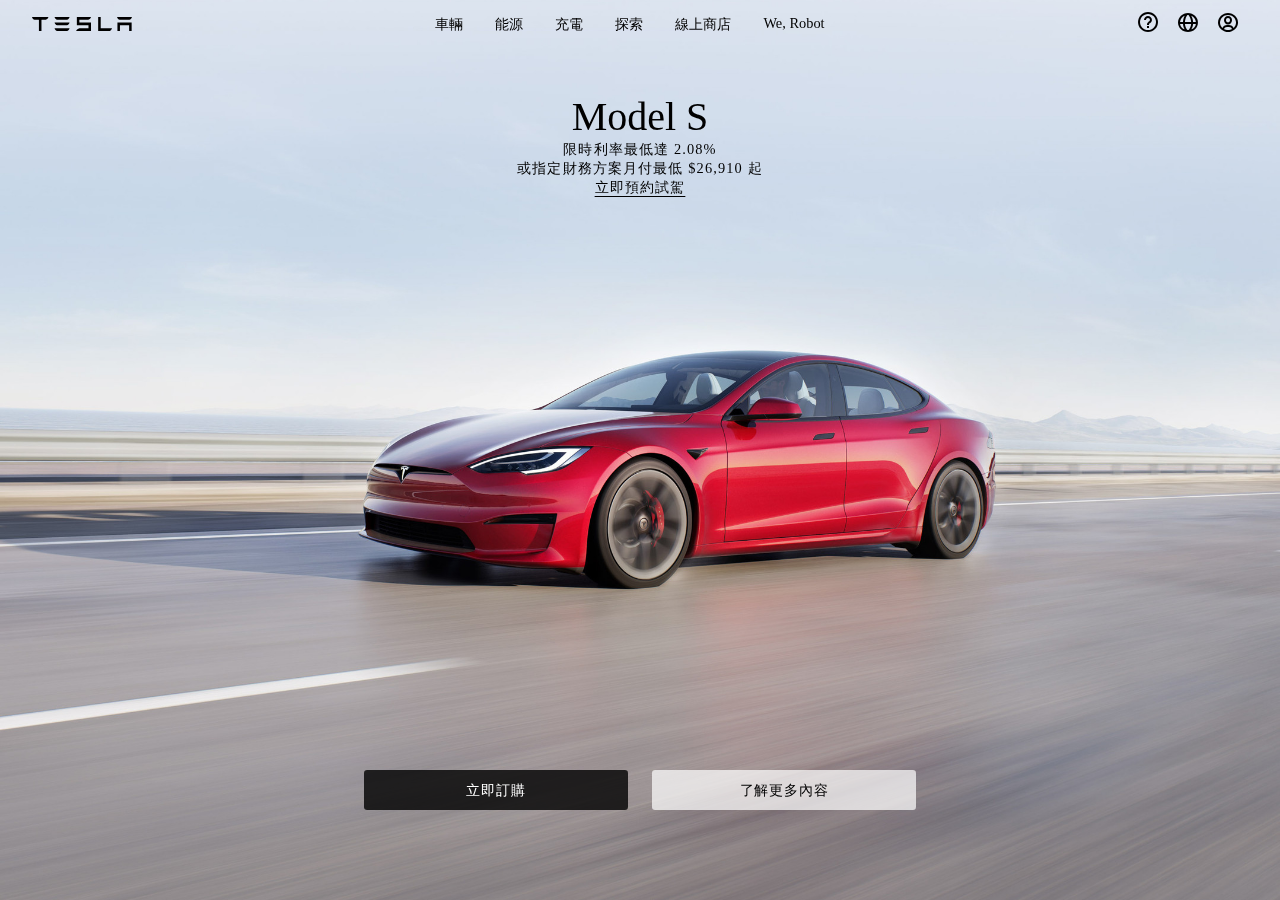
<file: Tesla Clone/index.html>
<!DOCTYPE html>
<html lang="zh-Hant">
  <head>
    <meta charset="UTF-8" />
    <meta name="viewport" content="width=device-width, initial-scale=1.0" />
    <title>Tesla Clone</title>
    <link
      href="https://unpkg.com/boxicons@2.1.4/css/boxicons.min.css"
      rel="stylesheet"
    />
    <link rel="stylesheet" href="./style.css" />
  </head>
  <body>
    <header>
      <input type="checkbox" name="check" id="button" />
      <nav>
        <div class="nav-logo">
          <img src="./images/logo.svg" alt="logo" class="logo" />
        </div>
        <div class="nav-menu">
          <ul class="nav-list">
            <li class="nav-item"><a href="#" class="nav-link">車輛</a></li>
            <li class="nav-item"><a href="#" class="nav-link">能源</a></li>
            <li class="nav-item"><a href="#" class="nav-link">充電</a></li>
            <li class="nav-item"><a href="#" class="nav-link">探索</a></li>
            <li class="nav-item"><a href="#" class="nav-link">線上商店</a></li>
            <li class="nav-item"><a href="#" class="nav-link">We, Robot</a></li>
          </ul>
        </div>
        <div class="nav-menu">
          <ul class="nav-list">
            <li class="nav-item">
              <a href="#" class="nav-link"><i class="bx bx-help-circle"></i></a>
            </li>
            <li class="nav-item">
              <a href="#" class="nav-link"><i class="bx bx-globe"></i></a>
            </li>
            <li class="nav-item">
              <a href="#" class="nav-link"><i class="bx bx-user-circle"></i></a>
            </li>
          </ul>
        </div>
        <div class="nav-toggle">
          <label class="nav_button" for="button">選 單</label>
          <div class="menu">
            <label class="button" for="button"><i class="bx bx-x"></i></label>
            <ul class="list">
              <li class="item">
                <a href="#" class="link"
                  >車輛<i class="bx bx-chevron-right"></i
                ></a>
              </li>
              <li class="item">
                <a href="#" class="link"
                  >能源<i class="bx bx-chevron-right"></i
                ></a>
              </li>
              <li class="item">
                <a href="#" class="link"
                  >充電<i class="bx bx-chevron-right"></i
                ></a>
              </li>
              <li class="item">
                <a href="#" class="link"
                  >探索<i class="bx bx-chevron-right"></i
                ></a>
              </li>
              <li class="item">
                <a href="#" class="link">線上商店</a>
              </li>
              <li class="item">
                <a href="#" class="link">We, Robot </a>
              </li>
              <li class="item">
                <a href="#" class="link">支援</a>
              </li>
              <li class="item">
                <a href="#" class="link">
                  <div class="help">
                    <i class="bx bx-globe"></i> <span>Taiwan</span>
                  </div>
                  <i class="bx bx-chevron-right"></i>
                </a>
              </li>
              <li class="item">
                <a href="#" class="link">
                  <div class="help">
                    <i class="bx bx-user-circle"></i>
                    <span>帳戶</span>
                  </div>
                </a>
              </li>
            </ul>
          </div>
        </div>
      </nav>
    </header>
    <main>
      <div class="home" id="model-s">
        <div class="car_model">
          <h1 class="car_model_title">Model S</h1>
          <p class="car_model_paragraph">
            限時利率最低達 2.08%<br />或指定財務方案月付最低 $26,910 起
            <a href="#" class="car_model_link">立即預約試駕</a>
          </p>
        </div>
        <div class="home_button">
          <div class="button home_button_order">
            <a href="">立即訂購</a>
          </div>
          <div class="button home_button_exist">
            <a href="">了解更多內容</a>
          </div>
        </div>
      </div>
      <div class="home" id="model-y"></div>
      <div class="home" id="model-3"></div>
      <div class="home" id="model-x"></div>
      <div class="home" id="solar-panels"></div>
      <div class="home" id="solar-roof"></div>
    </main>
    <script src="./script.js"></script>
  </body>
</html>
</file>
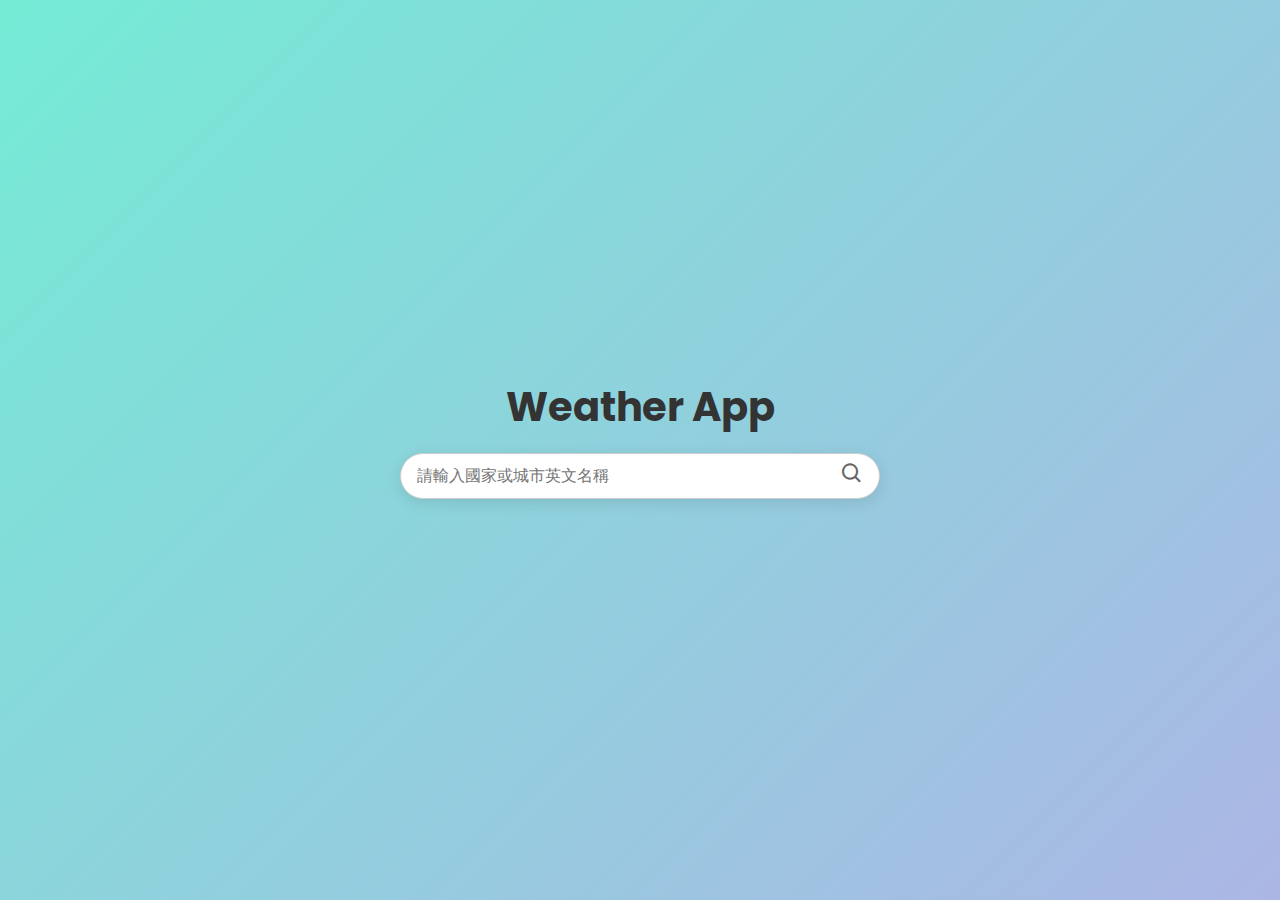
<file: Weather App/index.html>
<!DOCTYPE html>
<html lang="zh-Hant">
  <head>
    <meta charset="UTF-8" />
    <meta name="viewport" content="width=device-width, initial-scale=1.0" />
    <title>Weather App</title>
    <link
      href="https://unpkg.com/boxicons@2.1.4/css/boxicons.min.css"
      rel="stylesheet"
    />
    <link rel="stylesheet" href="./style.css" />
  </head>
  <body>
    <main class="container">
      <h1>Weather App</h1>
      <form action="#">
        <input type="text" id="city" placeholder="請輸入國家或城市英文名稱" />
        <button class="search-btn"><i class="bx bx-search"></i></button>
      </form>

      <div class="card-container hidden">
        <div class="card">
          <div class="weather">
            <div class="icon">
              <p class="city-name">Taiwan</p>
              <img src="./images/10d.png" alt="icon" />
            </div>

            <div class="weather-description">
              <p class="current-temp">20℃</p>
              <p class="weather-main">Cloud</p>
            </div>
          </div>
          <div class="temp-container">
            <div class="temp-min-max">
              <div class="max">
                <p>最高溫</p>
                <span class="temp-max">20℃</span>
              </div>
              <div class="min">
                <p>最低溫</p>
                <span class="temp-min">20℃</span>
              </div>
            </div>
            <div class="temp">
              <p>體感溫度</p>
              <span class="feel-like">20℃</span>
            </div>
            <div class="temp">
              <p>濕度</p>
              <span class="humidity">20%</span>
            </div>
            <div class="temp">
              <p>風速</p>
              <span class="speed">20 m/s</span>
            </div>
            <div class="temp">
              <p>氣壓</p>
              <span class="pressure">20 hPa</span>
            </div>
          </div>
        </div>
      </div>
    </main>

    <script src="./script.js"></script>
  </body>
</html>
</file>
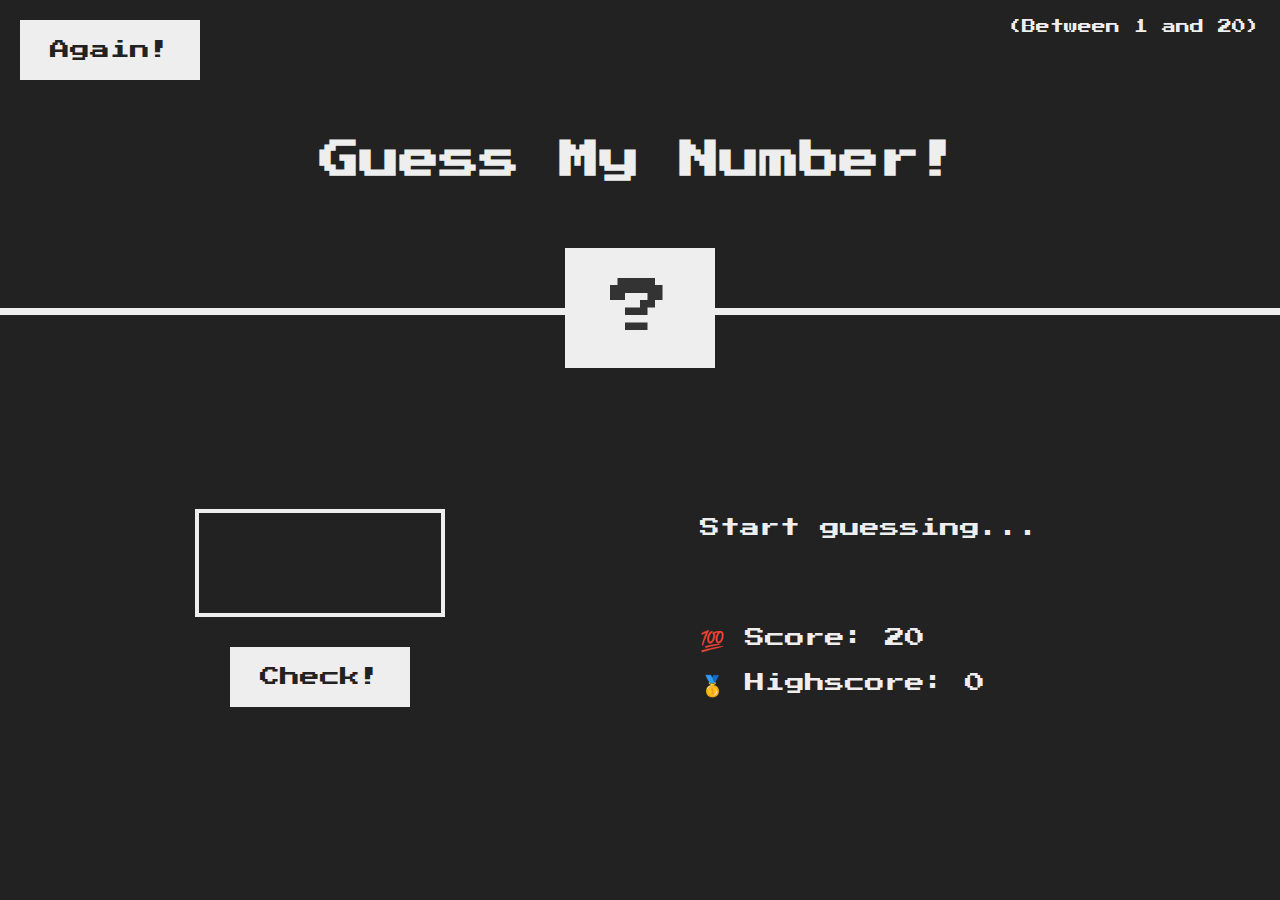
<file: 猜數字遊戲/index.html>
<!DOCTYPE html>
<html lang="en">
  <head>
    <meta charset="UTF-8" />
    <meta name="viewport" content="width=device-width, initial-scale=1.0" />
    <meta http-equiv="X-UA-Compatible" content="ie=edge" />
    <link rel="stylesheet" href="style.css" />
    <title>Guess My Number!</title>
  </head>
  <body>
    <header>
      <h1>Guess My Number!</h1>
      <p class="between">(Between 1 and 20)</p>
      <button class="btn again">Again!</button>
      <div class="number">?</div>
    </header>
    <main>
      <section class="left">
        <input type="number" class="guess" />
        <button class="btn check">Check!</button>
      </section>
      <section class="right">
        <p class="message">Start guessing...</p>
        <p class="label-score">💯 Score: <span class="score">20</span></p>
        <p class="label-highscore">
          🥇 Highscore: <span class="highscore">0</span>
        </p>
      </section>
    </main>
    <script src="script.js"></script>
  </body>
</html>
</file>
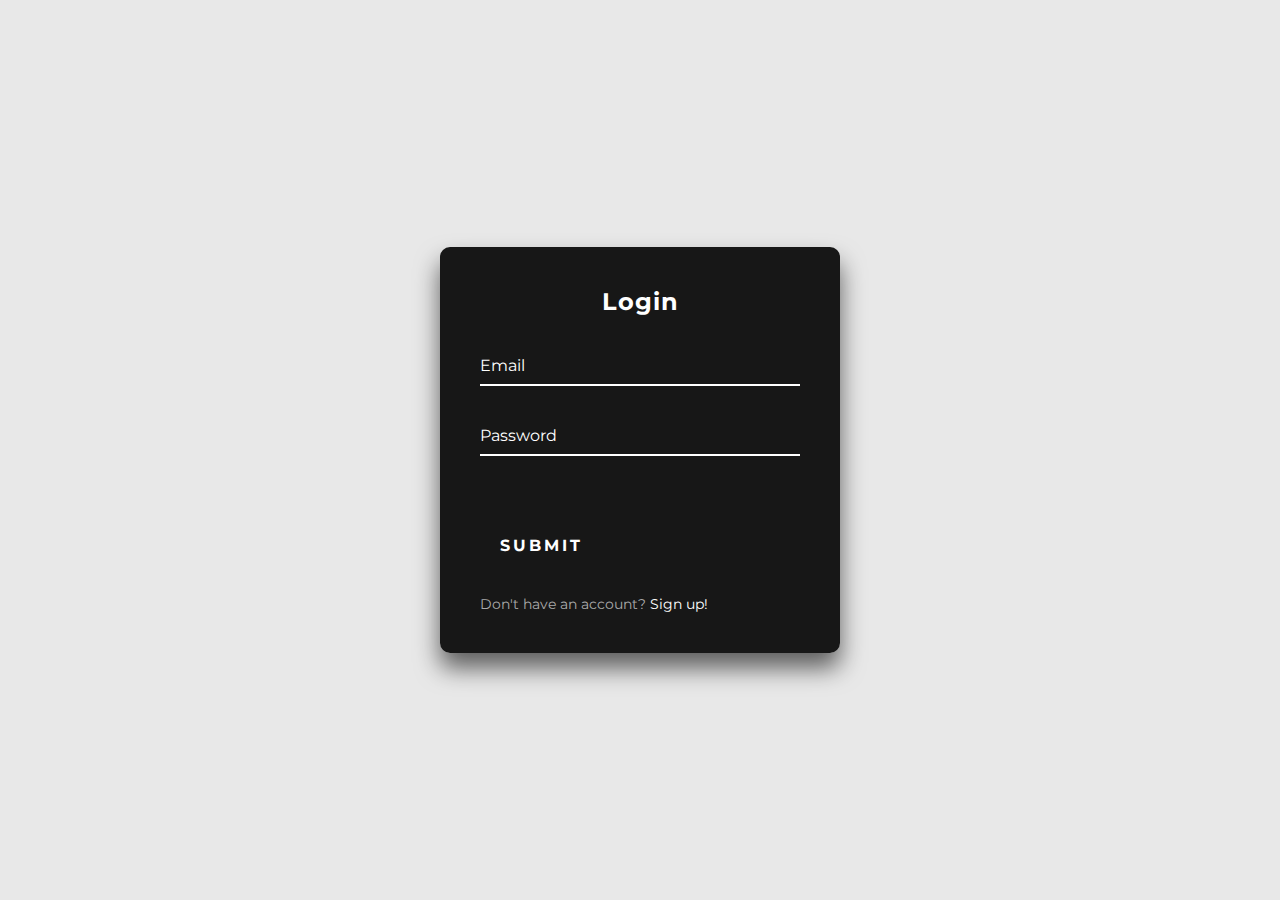
<file: 登入表單及按鈕動畫/index.html>
<!DOCTYPE html>
<html lang="en">
  <head>
    <meta charset="UTF-8" />
    <meta name="viewport" content="width=device-width, initial-scale=1.0" />
    <title>black and white login form</title>
    <link rel="stylesheet" href="./style.css" />
  </head>
  <body>
    <form action="#">
      <h2>Login</h2>
      <div class="user-box">
        <input type="text" />
        <label>Email</label>
      </div>
      <div class="user-box">
        <input type="password" />
        <label>Password</label>
      </div>
      <a class="submit" href="#">
        <span></span>
        <span></span>
        <span></span>
        <span></span>
        SUBMIT
      </a>
      <p>
        Don't have an account?
        <a href="#">Sign up!</a>
      </p>
    </form>
  </body>
</html>
</file>
<file: DOM-Bankist/style.css>
/* The page is NOT responsive. You can implement responsiveness yourself if you wanna have some fun 😃 */

:root {
  --color-primary: #5ec576;
  --color-secondary: #ffcb03;
  --color-tertiary: #ff585f;
  --color-primary-darker: #4bbb7d;
  --color-secondary-darker: #ffbb00;
  --color-tertiary-darker: #fd424b;
  --color-primary-opacity: #5ec5763a;
  --color-secondary-opacity: #ffcd0331;
  --color-tertiary-opacity: #ff58602d;
  --gradient-primary: linear-gradient(to top left, #39b385, #9be15d);
  --gradient-secondary: linear-gradient(to top left, #ffb003, #ffcb03);
}

* {
  margin: 0;
  padding: 0;
  box-sizing: inherit;
}

html {
  font-size: 62.5%;
  box-sizing: border-box;
}

body {
  font-family: 'Poppins', sans-serif;
  font-weight: 300;
  color: #444;
  line-height: 1.9;
  background-color: #f3f3f3;
}

/* GENERAL ELEMENTS */
.section {
  padding: 15rem 3rem;
  border-top: 1px solid #ddd;

  transition: transform 1s, opacity 1s;
}

.section--hidden {
  opacity: 0;
  transform: translateY(8rem);
}

.section__title {
  max-width: 80rem;
  margin: 0 auto 8rem auto;
}

.section__description {
  font-size: 1.8rem;
  font-weight: 600;
  text-transform: uppercase;
  color: var(--color-primary);
  margin-bottom: 1rem;
}

.section__header {
  font-size: 4rem;
  line-height: 1.3;
  font-weight: 500;
}

.btn {
  display: inline-block;
  background-color: var(--color-primary);
  font-size: 1.6rem;
  font-family: inherit;
  font-weight: 500;
  border: none;
  padding: 1.25rem 4.5rem;
  border-radius: 10rem;
  cursor: pointer;
  transition: all 0.3s;
}

.btn:hover {
  background-color: var(--color-primary-darker);
}

.btn--text {
  display: inline-block;
  background: none;
  font-size: 1.7rem;
  font-family: inherit;
  font-weight: 500;
  color: var(--color-primary);
  border: none;
  border-bottom: 1px solid currentColor;
  padding-bottom: 2px;
  cursor: pointer;
  transition: all 0.3s;
}

p {
  color: #666;
}

/* This is BAD for accessibility! Don't do in the real world! */
button:focus {
  outline: none;
}

img {
  transition: filter 0.5s;
}

.lazy-img {
  filter: blur(20px);
}

/* NAVIGATION */
.nav {
  display: flex;
  justify-content: space-between;
  align-items: center;
  height: 9rem;
  width: 100%;
  padding: 0 6rem;
  z-index: 100;
}
/* nav:has(.nav__link:hover) .nav__link:not(:hover) {
  opacity: 0.5;
} */

/* nav and stickly class at the same time */
.nav.sticky {
  position: fixed;
  background-color: rgba(255, 255, 255, 0.95);
}

.nav__logo {
  height: 4.5rem;
  transition: all 0.3s;
}

.nav__links {
  display: flex;
  align-items: center;
  list-style: none;
}

.nav__item {
  margin-left: 4rem;
}

.nav__link:link,
.nav__link:visited {
  font-size: 1.7rem;
  font-weight: 400;
  color: inherit;
  text-decoration: none;
  display: block;
  transition: all 0.3s;
}

.nav__link--btn:link,
.nav__link--btn:visited {
  padding: 0.8rem 2.5rem;
  border-radius: 3rem;
  background-color: var(--color-primary);
  color: #222;
}

.nav__link--btn:hover,
.nav__link--btn:active {
  color: inherit;
  background-color: var(--color-primary-darker);
  color: #333;
}

/* HEADER */
.header {
  padding: 0 3rem;
  height: 100vh;
  display: flex;
  flex-direction: column;
  align-items: center;
}

.header__title {
  flex: 1;

  max-width: 115rem;
  display: grid;
  grid-template-columns: 3fr 2fr;
  row-gap: 3rem;
  align-content: center;
  justify-content: center;

  align-items: start;
  justify-items: start;
}

h1 {
  font-size: 5.5rem;
  line-height: 1.35;
}

h4 {
  font-size: 2.4rem;
  font-weight: 500;
}

.header__img {
  width: 100%;
  grid-column: 2 / 3;
  grid-row: 1 / span 4;
  transform: translateY(-6rem);
}

.highlight {
  position: relative;
}

.highlight::after {
  display: block;
  content: '';
  position: absolute;
  bottom: 0;
  left: 0;
  height: 100%;
  width: 100%;
  z-index: -1;
  opacity: 0.7;
  transform: scale(1.07, 1.05) skewX(-15deg);
  background-image: var(--gradient-primary);
}

/* FEATURES */
.features {
  display: grid;
  grid-template-columns: 1fr 1fr;
  gap: 4rem;
  margin: 0 12rem;
}

.features__img {
  width: 100%;
}

.features__feature {
  align-self: center;
  justify-self: center;
  width: 70%;
  font-size: 1.5rem;
}

.features__icon {
  display: flex;
  align-items: center;
  justify-content: center;
  background-color: var(--color-primary-opacity);
  height: 5.5rem;
  width: 5.5rem;
  border-radius: 50%;
  margin-bottom: 2rem;
}

.features__icon svg {
  height: 2.5rem;
  width: 2.5rem;
  fill: var(--color-primary);
}

.features__header {
  font-size: 2rem;
  margin-bottom: 1rem;
}

/* OPERATIONS */
.operations {
  max-width: 100rem;
  margin: 12rem auto 0 auto;

  background-color: #fff;
}

.operations__tab-container {
  display: flex;
  justify-content: center;
}

.operations__tab {
  margin-right: 2.5rem;
  transform: translateY(-50%);
}

.operations__tab span {
  margin-right: 1rem;
  font-weight: 600;
  display: inline-block;
}

.operations__tab--1 {
  background-color: var(--color-secondary);
}

.operations__tab--1:hover {
  background-color: var(--color-secondary-darker);
}

.operations__tab--3 {
  background-color: var(--color-tertiary);
  margin: 0;
}

.operations__tab--3:hover {
  background-color: var(--color-tertiary-darker);
}

.operations__tab--active {
  transform: translateY(-66%);
}

.operations__content {
  display: none;

  /* JUST PRESENTATIONAL */
  font-size: 1.7rem;
  padding: 2.5rem 7rem 6.5rem 7rem;
}

.operations__content--active {
  display: grid;
  grid-template-columns: 7rem 1fr;
  column-gap: 3rem;
  row-gap: 0.5rem;
}

.operations__header {
  font-size: 2.25rem;
  font-weight: 500;
  align-self: center;
}

.operations__icon {
  display: flex;
  align-items: center;
  justify-content: center;
  height: 7rem;
  width: 7rem;
  border-radius: 50%;
}

.operations__icon svg {
  height: 2.75rem;
  width: 2.75rem;
}

.operations__content p {
  grid-column: 2;
}

.operations__icon--1 {
  background-color: var(--color-secondary-opacity);
}
.operations__icon--2 {
  background-color: var(--color-primary-opacity);
}
.operations__icon--3 {
  background-color: var(--color-tertiary-opacity);
}
.operations__icon--1 svg {
  fill: var(--color-secondary-darker);
}
.operations__icon--2 svg {
  fill: var(--color-primary);
}
.operations__icon--3 svg {
  fill: var(--color-tertiary);
}

/* SLIDER */
.slider {
  max-width: 100rem;
  height: 50rem;
  margin: 0 auto;
  position: relative;

  /* IN THE END */
  overflow: hidden;
}

.slide {
  position: absolute;
  top: 0;
  width: 100%;
  height: 50rem;

  display: flex;
  align-items: center;
  justify-content: center;

  /* THIS creates the animation! */
  transition: transform 1s;
}

.slide > img {
  /* Only for images that have different size than slide */
  width: 100%;
  height: 100%;
  object-fit: cover;
}

.slider__btn {
  position: absolute;
  top: 50%;
  z-index: 10;

  border: none;
  background: rgba(255, 255, 255, 0.7);
  font-family: inherit;
  color: #333;
  border-radius: 50%;
  height: 5.5rem;
  width: 5.5rem;
  font-size: 3.25rem;
  cursor: pointer;
}

.slider__btn--left {
  left: 6%;
  transform: translate(-50%, -50%);
}

.slider__btn--right {
  right: 6%;
  transform: translate(50%, -50%);
}

.dots {
  position: absolute;
  bottom: 5%;
  left: 50%;
  transform: translateX(-50%);
  display: flex;
}

.dots__dot {
  border: none;
  background-color: #b9b9b9;
  opacity: 0.7;
  height: 1rem;
  width: 1rem;
  border-radius: 50%;
  margin-right: 1.75rem;
  cursor: pointer;
  transition: all 0.5s;

  /* Only necessary when overlying images */
  /* box-shadow: 0 0.6rem 1.5rem rgba(0, 0, 0, 0.7); */
}

.dots__dot:last-child {
  margin: 0;
}

.dots__dot--active {
  /* background-color: #fff; */
  background-color: #888;
  opacity: 1;
}

/* TESTIMONIALS */
.testimonial {
  width: 65%;
  position: relative;
}

.testimonial::before {
  content: '\201C';
  position: absolute;
  top: -5.7rem;
  left: -6.8rem;
  line-height: 1;
  font-size: 20rem;
  font-family: inherit;
  color: var(--color-primary);
  z-index: -1;
}

.testimonial__header {
  font-size: 2.25rem;
  font-weight: 500;
  margin-bottom: 1.5rem;
}

.testimonial__text {
  font-size: 1.7rem;
  margin-bottom: 3.5rem;
  color: #666;
}

.testimonial__author {
  margin-left: 3rem;
  font-style: normal;

  display: grid;
  grid-template-columns: 6.5rem 1fr;
  column-gap: 2rem;
}

.testimonial__photo {
  grid-row: 1 / span 2;
  width: 6.5rem;
  border-radius: 50%;
}

.testimonial__name {
  font-size: 1.7rem;
  font-weight: 500;
  align-self: end;
  margin: 0;
}

.testimonial__location {
  font-size: 1.5rem;
}

.section__title--testimonials {
  margin-bottom: 4rem;
}

/* SIGNUP */
.section--sign-up {
  background-color: #37383d;
  border-top: none;
  border-bottom: 1px solid #444;
  text-align: center;
  padding: 10rem 3rem;
}

.section--sign-up .section__header {
  color: #fff;
  text-align: center;
}

.section--sign-up .section__title {
  margin-bottom: 6rem;
}

.section--sign-up .btn {
  font-size: 1.9rem;
  padding: 2rem 5rem;
}

/* FOOTER */
.footer {
  padding: 10rem 3rem;
  background-color: #37383d;
}

.footer__nav {
  list-style: none;
  display: flex;
  justify-content: center;
  margin-bottom: 5rem;
}

.footer__item {
  margin-right: 4rem;
}

.footer__link {
  font-size: 1.6rem;
  color: #eee;
  text-decoration: none;
}

.footer__logo {
  height: 5rem;
  display: block;
  margin: 0 auto;
  margin-bottom: 5rem;
}

.footer__copyright {
  font-size: 1.4rem;
  color: #aaa;
  text-align: center;
}

.footer__copyright .footer__link {
  font-size: 1.4rem;
}

/* MODAL WINDOW */
.modal {
  position: fixed;
  top: 50%;
  left: 50%;
  transform: translate(-50%, -50%);
  max-width: 60rem;
  background-color: #f3f3f3;
  padding: 5rem 6rem;
  box-shadow: 0 4rem 6rem rgba(0, 0, 0, 0.3);
  z-index: 1000;
  transition: all 0.5s;
}

.overlay {
  position: fixed;
  top: 0;
  left: 0;
  width: 100%;
  height: 100%;
  background-color: rgba(0, 0, 0, 0.5);
  backdrop-filter: blur(4px);
  z-index: 100;
  transition: all 0.5s;
}

.modal__header {
  font-size: 3.25rem;
  margin-bottom: 4.5rem;
  line-height: 1.5;
}

.modal__form {
  margin: 0 3rem;
  display: grid;
  grid-template-columns: 1fr 2fr;
  align-items: center;
  gap: 2.5rem;
}

.modal__form label {
  font-size: 1.7rem;
  font-weight: 500;
}

.modal__form input {
  font-size: 1.7rem;
  padding: 1rem 1.5rem;
  border: 1px solid #ddd;
  border-radius: 0.5rem;
}

.modal__form button {
  grid-column: 1 / span 2;
  justify-self: center;
  margin-top: 1rem;
}

.btn--close-modal {
  font-family: inherit;
  color: inherit;
  position: absolute;
  top: 0.5rem;
  right: 2rem;
  font-size: 4rem;
  cursor: pointer;
  border: none;
  background: none;
}

.hidden {
  visibility: hidden;
  opacity: 0;
}

/* COOKIE MESSAGE */
.cookie-message {
  display: flex;
  align-items: center;
  justify-content: space-evenly;
  width: 100%;
  background-color: white;
  color: #bbb;
  font-size: 1.5rem;
  font-weight: 400;
}
</file>
<file: eBay Clone/style.css>
* {
  padding: 0;
  margin: 0;
  box-sizing: border-box;
}

:root {
  --card-pic-width: 150px;
  --card-pic-height: var(--card-pic-width);

  --card-container-gap: 22px;
  --card-container-padding: 38px;

  --card-width: 100vw;
}

body {
  font-family: "Martel Sans", sans-serif;
}

a {
  text-decoration: none;
}

ul {
  list-style-type: none;
}

header .header-container {
  max-width: 1312px;
  height: 28px;
  display: flex;
  justify-content: space-between;
  align-items: center;
  margin: 0 auto;
  padding: 0 32px;
  font-size: 0.75rem;
}

.l-header {
  width: 300px;
  display: flex;
  justify-content: space-between;
  align-items: center;
}

.l-header div .underline {
  color: #0654ba;
  text-decoration: underline;
}

.r-header {
  width: 370px;
  display: flex;
  justify-content: space-between;
  align-items: center;
}

.l-header > a,
.r-header > a,
.drop-down-menu,
.menu-list > li {
  cursor: pointer;
  color: black;
  display: flex;
  align-items: center;
}

.menu-list {
  position: relative;
}

.menu-list > ul > li > a {
  color: black;
}

.menu-list > li {
  height: 28px;
}

.menu-list > ul {
  width: 180px;
  background-color: white;
  border-radius: 20px;
  box-shadow: 0 0 15px #adadad;
  padding: 15px 10px;
  position: absolute;
  top: 28px;
  left: -15px;
  display: none;
  z-index: 5;
}

.menu-list > ul > li {
  padding: 5px;
  border-radius: 10px;
  transition: all 0.3s;
}

.menu-list:hover > ul {
  display: block;
}

.menu-list > ul > li:hover {
  background-color: #fef6fa;
}

.sign_or_reg {
  color: #0654ba;
}

.bell,
.cart {
  font-size: 22px;
  color: black;
}

@media screen and (max-width: 1023px) {
  .r-header > a:first-child {
    display: none;
  }
  .r-header {
    width: 300px;
    flex-shrink: 0;
  }
}

@media screen and (max-width: 999px) {
  .r-header div:first-of-type {
    display: none;
  }
  .r-header {
    width: 180px;
    flex-shrink: 0;
  }
}

@media screen and (max-width: 763px) {
  .l-header div > span:nth-child(3),
  .l-header div > a:nth-child(4) {
    display: none;
  }

  .l-header {
    width: 250px;
    flex-shrink: 0;
  }
}

@media screen and (max-width: 663px) {
  .l-header > a {
    display: none;
  }
  .l-header {
    width: 110px;
    flex-shrink: 0;
  }
}

@media screen and (max-width: 563px) {
  .r-header > a:nth-child(2),
  .r-header > a:nth-child(5),
  .r-header .menu-list:hover > ul {
    display: none;
  }

  .r-header {
    width: 110px;
    flex-shrink: 0;
  }
}

.main-body,
footer {
  border-top: 1px solid #ddd;
  min-width: 500px;
  overflow: hidden;
}

/* search bar */
.search-bar {
  max-width: 1312px;
  height: 60px;
  padding: 0.1rem 0 4.5rem 0;
  margin: 0 auto;
}

.search-bar .nav-ul {
  display: flex;
  align-items: center;
  padding: 0 32px;
  gap: 0.5rem;
}

.search-bar .nav-ul .ebay-logo {
  width: 120px;
  flex-shrink: 0;
}

.search-bar .nav-ul .ebay-logo img {
  width: 100%;
}

.search-bar .shop-category {
  width: 80px;
  height: 43px;
  line-height: 1rem;
  display: flex;
  align-items: center;
}

nav.search-bar .category-txt {
  color: #555;
  font-size: 0.9rem;
}

nav.search-bar .category-txt:hover {
  color: #0654ba;
}

nav.search-bar .search-form {
  display: grid;
  flex-grow: 1;
  grid-template-columns: minmax(270px, auto) 170px 170px 70px;
}

nav.search-bar .search-form .input-placeholder {
  position: relative;
}

nav.search-bar .search-form .input-placeholder input {
  width: 100%;
  padding: 0.6rem 1rem;
  font-size: 1rem;
  border: 2px solid black;
  border-radius: 100px;
  border-top-right-radius: 0;
  border-bottom-right-radius: 0;
  border-right: none;
}

nav.search-bar .search-form .input-placeholder input:focus {
  outline: none;
}

nav.search-bar .search-form .input-placeholder .placeholder {
  position: absolute;
  top: 0.5rem;
  left: 1rem;
  display: flex;
  align-items: center;
  gap: 0.5rem;
  color: #767676;
  pointer-events: none;
}

nav.search-bar .search-form .input-placeholder .placeholder i {
  font-size: 1.2rem;
}

nav.search-bar .search-form .input-placeholder input:focus + .placeholder {
  color: transparent;
}

nav.search-bar
  .search-form
  .input-placeholder
  input:not(:focus)
  + .placeholder
  i {
  color: #767676;
  transition: 0.2s ease-in;
}
nav.search-bar
  .search-form
  .input-placeholder
  input:not(:focus)
  + .placeholder
  span {
  color: #767676;
  transition: 0.4s ease-in;
}

nav.search-bar .search-form .categories {
  display: flex;
  justify-content: flex-start;
  border: 2px solid black;
  border-radius: 100px;
  border-top-left-radius: 0;
  border-bottom-left-radius: 0;
  border-left: 1px solid #c7c7c7;
  position: relative;
  overflow: hidden;
}

nav.search-bar .search-form .categories select {
  width: 100%;
  padding: 0 1rem;
  color: #767676;
  font-size: 0.75rem;
  border: none;
  appearance: none;
}

nav.search-bar .search-form .categories select:focus {
  outline: none;
}

nav.search-bar .search-form .categories i {
  position: absolute;
  right: 0.6rem;
  top: 0.6rem;
  color: #767676;
  pointer-events: none;
}

nav.search-bar .search-form .search-btn {
  border: none;
  background-color: #3665f3;
  color: white;
  border-radius: 100px;
  margin-left: 0.3rem;
  font-size: 0.8rem;
  cursor: pointer;
}

nav.search-bar .search-form .search-btn:active {
  transform: translateY(1px);
}

nav.search-bar .search-form .search-btn i {
  font-size: 1.6rem;
}

nav.search-bar .search-form .advanced-option {
  display: flex;
  align-items: center;
  color: #767676;
  font-size: 0.7rem;
  padding: 0.5rem;
}

nav.search-bar .search-form .advanced-option:hover {
  color: #0654ba;
}

@media screen and (max-width: 963px) {
  nav.search-bar .search-form .advanced-option {
    display: none;
  }
  nav.search-bar .search-form {
    grid-template-columns: minmax(270px, auto) 170px 170px;
  }
}

@media screen and (max-width: 863px) {
  nav.search-bar .search-form {
    grid-template-columns: minmax(270px, auto) 170px 80px;
  }
}

@media screen and (max-width: 774px) {
  nav.search-bar .search-form .search-btn span {
    display: none;
  }
  .search-bar .shop-category {
    display: none;
  }
  nav.search-bar .search-form {
    grid-template-columns: minmax(200px, auto) 160px 48px;
  }
}

@media screen and (min-width: 775px) {
  nav.search-bar .search-form .search-btn i {
    display: none;
  }
}

@media screen and (max-width: 663px) {
  nav.search-bar .search-form .input-placeholder .placeholder i {
    display: none;
  }
  nav.search-bar .search-form {
    grid-template-columns: minmax(200px, auto) 140px 48px;
  }
}

@media screen and (max-width: 563px) {
  nav.search-bar .search-form .categories {
    display: none;
  }

  nav.search-bar .search-form .input-placeholder input {
    border-right: 2px solid black;
    border-radius: 100px;
  }

  nav.search-bar .search-form {
    grid-template-columns: minmax(200px, auto) 48px;
  }
}

/* nav */
.main-body .nav-container {
  max-width: 1312px;
  height: 33px;
  margin: 0 auto;
  padding: 0 125px;
  border-top: 1px solid #ddd;
}

.main-body .nav-container .center-nav {
  display: flex;
  justify-content: space-between;
  align-items: center;
}

.main-body .nav-container .center-nav a,
.main-body .nav-container .center-nav i {
  color: #555;
  font-size: 0.75rem;
}

.main-body .nav-container .center-nav .item a:hover {
  color: #0654ba;
}

.main-body .nav-container .center-nav .item-13 a,
.main-body .nav-container .center-nav .item-2 {
  display: flex;
  align-items: center;
}

.main-body .nav-container .center-nav .item-13 {
  display: none;
}

.main-body .nav-container .center-nav .active {
  font-weight: 700;
}

.main-body .nav-container .center-nav .item {
  position: relative;
}

.main-body .nav-container .center-nav a.active:hover {
  color: #333;
}

.main-body .nav-container .center-nav .active::before {
  content: "";
  width: 38px;
  height: 2px;
  background-color: #333;

  position: absolute;
  bottom: -0.1rem;
}

@media screen and (max-width: 1312px) {
  .main-body .nav-container {
    display: flex;
    justify-content: center;
  }
  .main-body .nav-container .center-nav {
    width: 1062px;
    gap: 1.5rem;
    flex-shrink: 0;
  }
}

@media screen and (max-width: 1187px) {
  .main-body .nav-container .center-nav {
    width: 1020px;
  }
  .main-body .nav-container .center-nav .item-13 {
    display: flex;
  }
  .main-body .nav-container .center-nav div.item:nth-last-of-type(-n + 2) {
    display: none;
  }
}

@media screen and (max-width: 1150px) {
  .main-body .nav-container .center-nav {
    width: 950px;
  }
  .main-body .nav-container .center-nav div.item:nth-last-of-type(-n + 3) {
    display: none;
  }
}

@media screen and (max-width: 1079px) {
  .main-body .nav-container .center-nav {
    width: 800px;
  }
  .main-body .nav-container .center-nav div.item:nth-last-of-type(-n + 4) {
    display: none;
  }
}

@media screen and (max-width: 925px) {
  .main-body .nav-container .center-nav {
    width: 650px;
  }
  .main-body .nav-container .center-nav div.item:nth-last-of-type(-n + 5) {
    display: none;
  }
}

@media screen and (max-width: 780px) {
  .main-body .nav-container .center-nav {
    width: 600px;
  }
  .main-body .nav-container .center-nav div.item:nth-last-of-type(-n + 6) {
    display: none;
  }
}

@media screen and (max-width: 728px) {
  .main-body .nav-container .center-nav {
    width: 500px;
  }
  .main-body .nav-container .center-nav div.item:nth-last-of-type(-n + 7) {
    display: none;
  }
}

@media screen and (max-width: 627px) {
  .main-body .nav-container .center-nav {
    width: 480px;
  }
  .main-body .nav-container .center-nav div.item:nth-last-of-type(-n + 7) {
    display: none;
  }
}

/* banner */
.main-body .banner {
  max-width: 1312px;
  height: 400px;
  margin: 0 auto;
  transition: 0.5s;
}

.main-body .banner .container {
  height: 100%;
  display: grid;
  grid-template: 250px 1fr / 1fr 300px;
  column-gap: 22px;
  row-gap: 20px;
}

.main-body .banner .container .parent {
  border: 1px solid #ddd;
  overflow: hidden;
}

.main-body .banner .container .parent-1 {
  grid-row: span 2;
}

.main-body .banner .container .parent .child {
  height: 100%;
  background-size: cover;
  background-position: center;
}

.main-body .banner .container .parent .child-1 {
  background-image: url(./images/ad1.png);
}
.main-body .banner .container .parent .child-2 {
  background-image: url(./images/ad2.png);
}
.main-body .banner .container .parent .child-3 {
  background-image: url(./images/ad3.png);
}

@media screen and (max-width: 1312px) {
  .main-body .banner {
    padding: 0 30px;
  }
}

@media screen and (max-width: 1200px) {
  .main-body .banner {
    padding: 0;
  }
  .main-body .banner .container .parent:nth-last-of-type(-n + 2) {
    display: none;
  }
  .main-body .banner .container {
    height: 100%;
    grid-template-columns: 1fr;
  }
  .main-body .banner .container .parent .child-1 {
    transform: scale(1.05);
  }
}

/* collections */
.main-body .collections {
  max-width: 1312px;
  margin: 0 auto;
  padding-top: 3rem;
}

.main-body .collections > h2 {
  font-weight: 200;
  color: #555;
}

.main-body .collections .ad-container {
  border-top: 1px solid #ddd;
  display: flex;
  justify-content: space-between;
  align-items: center;
  gap: 45px;
}

.main-body .collections .ad-container .left-ad,
.main-body .collections .ad-container .right-ad {
  width: 585px;
  height: 600px;
  margin: 2rem 0;
  display: grid;
  grid-template: repeat(3, 140px) 1fr / 1fr 140px;
  border: 1px solid #ddd;
}

.main-body .collections .ad-container .main-photo {
  grid-row: span 3;
  background-position: center;
  background-size: cover;
  border-right: 1px solid #ddd;
  border-bottom: 1px solid #ddd;
}

.main-body .collections .ad-container .left-ad .big {
  background-image: url(./images/product1.jpg);
}

.main-body .collections .ad-container .right-ad .big {
  background-image: url(./images/product2.jpg);
}

.main-body .collections .ad-container .thumbnail-container {
  display: grid;
  grid-row: span 3;
}

.main-body .collections .ad-container .thumbnail-container .pic {
  background-position: center;
  background-size: cover;
  border-bottom: 1px solid #ddd;
}

.main-body .collections .ad-container .left-ad .item-1 {
  background-image: url(./images/thumbnail1_1.jpg);
}

.main-body .collections .ad-container .left-ad .item-2 {
  background-image: url(./images/thumbnail1_2.jpg);
}

.main-body .collections .ad-container .left-ad .item-3 {
  background-image: url(./images/thumbnail1_3.png);
}

.main-body .collections .ad-container .right-ad .item-1 {
  background-image: url(./images/thumbnail2_1.jpg);
}

.main-body .collections .ad-container .right-ad .item-2 {
  background-image: url(./images/thumbnail2_2.jpg);
}

.main-body .collections .ad-container .right-ad .item-3 {
  background-image: url(./images/thumbnail2_3.jpg);
}

.main-body .collections .ad-container .description-container {
  grid-column: span 2;
  display: grid;
  grid-template: 180px / 1fr 140px;
}

.main-body .collections .description-container .description {
  padding: 0 0.8em;
}

.main-body .collections .description-container .description > h2 {
  color: black;
  font-weight: 400;
  margin-top: 10px;
}

.main-body .collections .description-container .description > p {
  color: #555;
  line-height: 1.5rem;
  text-align: justify;
}

.main-body .collections .description-container .list-container {
  display: grid;
  grid-template-rows: repeat(3, 1fr);
  place-items: center;
}

.main-body .collections .description-container .list-container .details {
  width: 100%;
  color: #333;
  font-weight: 700;
  font-size: 0.9rem;
  text-align: center;

  position: relative;
}

.main-body
  .collections
  .description-container
  .list-container
  .details:nth-child(n + 2)::before {
  content: "";
  width: 90%;
  height: 1px;
  background-color: #ddd;

  position: absolute;
  top: -1rem;
  left: 10px;
}

.main-body .collections .description-container .list-container .detail-3 a {
  color: #0654ba;
}

.main-body
  .collections
  .description-container
  .list-container
  .detail-3
  a:hover {
  text-decoration: underline;
}

@media screen and (max-width: 1214px) {
  .main-body .collections .ad-container {
    flex-wrap: wrap;
    justify-content: center;
  }
}

/* card */
.main-body .card {
  max-width: 1312px;
  margin: 0 auto;
}

.main-body .card .title {
  display: flex;
  align-items: center;
}

.main-body .card .title h2 {
  font-weight: 200;
  color: #555;
}

.main-body .card .title span {
  display: flex;
  align-items: center;
  font-size: 1.2rem;
  margin-left: 2rem;
  cursor: pointer;
  transition: 0.5s;
}

.main-body .card .title span:hover {
  color: #0654ba;
}

.main-body .card .title span i {
  font-size: 1.5rem;
}

.main-body .card .container {
  padding: 0 var(--card-container-padding);

  display: grid;
  grid-template-columns: repeat(7, 1fr);
  justify-content: space-between;
}

.main-body .card .container .card-item {
  display: flex;
  flex-direction: column;
  align-items: center;
}

.main-body .card .container .card-item .card-pic {
  width: var(--card-pic-width);
  height: var(--card-pic-height);
  border-radius: 50%;
  background-size: cover;
  transition: 0.5s;
}

.main-body .card .container .card-item:hover > .card-pic {
  box-shadow: 0 0 2px black;
}

.main-body .card .container .card-item-1 .card-pic {
  background-image: url(./images/1.png);
}

.main-body .card .container .card-item-2 .card-pic {
  background-image: url(./images/2.png);
}

.main-body .card .container .card-item-3 .card-pic {
  background-image: url(./images/3.png);
}

.main-body .card .container .card-item-4 .card-pic {
  background-image: url(./images/4.png);
}

.main-body .card .container .card-item-5 .card-pic {
  background-image: url(./images/5.png);
}

.main-body .card .container .card-item-6 .card-pic {
  background-image: url(./images/6.png);
}

.main-body .card .container .card-item-7 .card-pic {
  background-image: url(./images/7.png);
}

.main-body .card .container .card-item .card-title {
  color: black;
  font-size: 0.95rem;
  margin: 1rem 0;
  text-align: center;
}

.main-body .card .container .card-item:hover > .card-title {
  text-decoration: underline;
}

.main-body .card .container .second-line.hidden {
  display: none;
}

@media screen and (max-width: 1312px) {
  .main-body .card {
    width: var(--card-width);
  }
  .main-body .card .container {
    column-gap: var(--card-container-gap);
  }
  .main-body .card .container .card-item {
    width: calc(
      (
          var(--card-width) - var(--card-container-padding) * 2 -
            var(--card-container-gap) * 6
        ) / 7
    );
  }
  .main-body .card .container .card-item .card-pic {
    width: calc(
      (
          var(--card-width) - var(--card-container-padding) * 2 -
            var(--card-container-gap) * 6
        ) / 7
    ) !important;
    height: calc(
      (
          var(--card-width) - var(--card-container-padding) * 2 -
            var(--card-container-gap) * 6
        ) / 7
    ) !important;
  }
}

@media screen and (max-width: 767px) {
  :root {
    --card-width: 98vw;
  }

  .main-body .card .container {
    grid-template-columns: repeat(4, 1fr);
    grid-template-areas:
      "a b c d"
      "sec sec sec sec";
  }

  .main-body .card .container .card-item-1 {
    grid-area: a;
  }

  .main-body .card .container .card-item-2 {
    grid-area: b;
  }

  .main-body .card .container .card-item-3 {
    grid-area: c;
  }

  .main-body .card .container .card-item-4 {
    grid-area: d;
  }

  .main-body .card .container .second-line {
    grid-area: sec;
  }

  .main-body .card .container .card-item.hidden {
    display: none;
  }

  .main-body .card .container .card-item {
    width: calc(
      (
          var(--card-width) - var(--card-container-padding) * 2 -
            var(--card-container-gap) * 3
        ) / 4
    );
  }

  .main-body .card .container .card-item .card-pic {
    width: calc(
      (
          var(--card-width) - var(--card-container-padding) * 2 -
            var(--card-container-gap) * 3
        ) / 4
    ) !important;
    height: calc(
      (
          var(--card-width) - var(--card-container-padding) * 2 -
            var(--card-container-gap) * 3
        ) / 4
    ) !important;
  }

  .main-body .card .container .second-line.hidden {
    display: grid;
    grid-template-columns: repeat(3, 1fr);
    width: 78%;
    padding-left: calc(
      (
          var(--card-width) - var(--card-container-padding) * 2 -
            var(--card-container-gap) * 3
        ) / 4 / 2 + 12px
    );

    grid-column-gap: var(--card-container-gap);
  }
}

footer {
  max-width: 1312px;
}

footer .container {
  display: flex;
  justify-content: flex-end;
  align-items: center;
  padding: 0 3rem;
  color: #555;
}
</file>
<file: Netflix clone/style.css>
@import url("https://fonts.googleapis.com/css2?family=Open+Sans:ital,wght@0,300..800;1,300..800&family=Roboto:ital,wght@0,100..900;1,100..900&display=swap");
* {
  padding: 0;
  margin: 0;
  box-sizing: border-box;
}

a {
  display: inline-block;
  text-decoration: none;
  color: #fff;
}

img {
  width: 100%;
}

body {
  background-color: #000;
  color: #fff;
  font-family: "Roboto";
  overflow-x: hidden;
}

body header {
  width: 100%;
  background-image: linear-gradient(
      rgba(0, 0, 0, 0.75),
      rgba(0, 0, 0, 0.75),
      rgba(0, 0, 0, 0.75),
      rgba(0, 0, 0, 0.75),
      rgba(0, 0, 0, 0.75),
      rgba(0, 0, 0, 1)
    ),
    url(./images/Netflix-Hintergrund.webp);
  background-size: cover;
  background-position: center;
}

body header nav {
  margin: auto;
  padding: 1rem 1.5rem;
  display: flex;
  justify-content: space-between;
  align-items: center;
}

nav .netflix-logo {
  color: rgb(229 9 21);
  font-size: 1.5rem;
  font-weight: 700;
}

.login {
  display: flex;
  align-items: center;
  gap: 10px;
}

.select-wrapper {
  position: relative;
}

.select-wrapper select {
  appearance: none;
  background: transparent;
  color: #fff;
  padding: 8px;
  border-radius: 5px;
}

select:focus {
  outline-offset: 2px;
  outline: 2px solid #fff;
}

.select-wrapper .arrow {
  width: 8px;
  position: absolute;
  top: 50%;
  right: 8px;
  transform: translateY(-50%);
  pointer-events: none;
}

.login a {
  padding: 5.25px 15px;
  background-color: rgb(229 9 21);
  border-radius: 5px;
  transition: all 0.3s;
}

.login a:hover {
  background: rgb(194, 10, 19);
}

header .information {
  padding: 0 2rem 2rem 2rem;
}

.information .info-container {
  max-width: 31rem;
  min-height: 31rem;
  text-align: center;
  margin: auto;
  display: flex;
  flex-direction: column;
  justify-content: center;
  align-items: center;
}

.information .title {
  font-size: 2rem;
  font-weight: 700;
  margin-bottom: 0.5rem;
}

.information p,
.information h3 {
  font-size: 1rem;
  margin-bottom: 1rem;
}

.input-address {
  width: 100%;
  display: flex;
  flex-wrap: wrap;
  justify-content: center;
  gap: 10px;
  position: relative;
}

.input-address input {
  width: 100%;
  color: #fff;
  border: 1px solid #fff;
  background: #121213;
  border-radius: 5px;
  padding: 1.25rem 1rem 0.25rem;
  line-height: 1.5;
  position: relative;
  transition: all 0.5s;
}

.input-address label {
  line-height: 46px;
  position: absolute;
  top: 0;
  left: 1rem;
  color: #ccc;
  font-size: 1rem;
  transition: all 0.2s;
}

.input-address input:focus {
  outline-offset: 2px;
  outline: 2px solid #fff;
}

.input-address input:focus + label {
  font-size: 0.6rem;
  top: -9px;
  pointer-events: none;
}

.input-address button {
  flex-shrink: 0;
  border: none;
  background: rgb(229 9 21);
  padding: 0.7rem 1.5rem;
  color: #fff;
  font-size: 1rem;
  border-radius: 5px;
  display: flex;
  align-items: center;
  justify-content: space-between;
  cursor: pointer;
  transition: all 0.3s;
}

.input-address button:hover {
  background: rgb(194, 10, 19);
}

.input-address button img {
  width: 1.5rem;
}

/* 現正熱播  */
section.container,
footer {
  margin: auto;
  padding: 0 2rem 3rem 2rem;
}

section.hot-now h2 {
  font-size: 1.125rem;
}

section.hot-now .select-container {
  display: flex;
  flex-direction: column;
}

section.hot-now .select-wrapper {
  margin-top: 1rem;
}

section.hot-now .select-wrapper select {
  width: 100%;
  padding: 8px 36px 8px 12px;
  font-size: 1rem;
}

section.hot-now .select-wrapper .arrow {
  right: 16px;
}

/* 電影排行 */
section.hot-now .movie-ranking {
  margin-top: 1rem;
  position: relative;
  overflow-x: hidden;
}

.movie-ranking .ranks {
  max-width: 100%;
  display: grid;
  grid-template-columns: repeat(10, 1fr);
  gap: 20px;
  padding: 0 10px;
  overflow-x: auto;
  scroll-snap-type: x mandatory;
  scrollbar-width: none;
  scroll-behavior: smooth;
}

.movie-ranking .ranks::-webkit-scrollbar {
  display: none;
}

.movie-ranking .ranks .rank {
  scroll-snap-align: start;
  /* btn寬度 + before凸出去的長度 */
  scroll-margin-left: calc(2.25rem + 10px);
  width: 7rem;
  height: 9.8rem;
  margin: 4.8px 0;
  border-radius: 5px;
  background-color: rgb(80, 139, 159);
  position: relative;
  transition: transform 0.3s;
  cursor: pointer;
}

.movie-ranking .ranks .rank:hover {
  transform: scale(1.05);
}

.movie-ranking .ranks .rank::before {
  content: attr(data-text);
  position: absolute;
  left: -0.5rem;
  bottom: 0;
  color: #000;
  font-weight: 900;
  font-size: 4rem;
  text-shadow: 0 0 3px rgb(213, 213, 213), 0 0 3px rgb(213, 213, 213),
    0 0 3px rgb(213, 213, 213), 0 0 3px rgb(213, 213, 213),
    0 0 3px rgb(213, 213, 213), 0 0 3px rgb(213, 213, 213),
    0 0 3px rgb(213, 213, 213), 0 0 3px rgb(213, 213, 213),
    0 0 3px rgb(213, 213, 213), 0 0 3px rgb(213, 213, 213),
    0 0 3px rgb(213, 213, 213), 0 0 3px rgb(213, 213, 213),
    0 0 3px rgb(213, 213, 213), 0 0 3px rgb(213, 213, 213),
    0 0 3px rgb(213, 213, 213), 0 0 3px rgb(213, 213, 213),
    0 0 3px rgb(213, 213, 213);
}

.movie-ranking .btn {
  width: 2.25rem;
  display: flex;
  align-items: center;
  background: #000;
  position: absolute;
  top: 0;
  bottom: 0;
  z-index: 10;
  transition: transform 0.5s;
}

.movie-ranking .prev-btn {
  left: 0;
  justify-content: flex-start;
  transform: translateX(-100%);
}

.movie-ranking .next-btn {
  right: 0;
  justify-content: flex-end;
  transform: translateX(0);
}

.movie-ranking .btn button {
  background: rgb(26, 26, 26);
  border: none;
  padding: 3rem 0;
  border-radius: 50px;
  cursor: pointer;
}

.movie-ranking .btn button:hover {
  background: #434343;
}

.movie-ranking .btn button img {
  width: 24px;
}

/* 彈出窗口 */
.modal-container {
  width: 100%;
  margin: auto;
  border: 1px solid #fff;
  border-radius: 5px;
  background: rgb(22, 22, 22);
  position: fixed;
  top: 50%;
  left: 50%;
  transform: translate(-50%, -50%);
  z-index: 200;
  display: none;
}

.modal-container.modal--active {
  display: block;
}

.overlay {
  width: 100vw;
  height: 100dvh;
  position: fixed;
  top: 0;
  left: 0;
  background: rgba(0, 0, 0, 0.5);
  z-index: 150;
  display: none;
}

.modal-container.modal--active ~ .overlay {
  display: block;
}

.modal-container .pic {
  width: 100%;
  height: 200px;
  background-color: rgb(80, 139, 159);
  position: relative;
  overflow: hidden;
}

.modal-container .pic button {
  width: 2.5rem;
  height: 2.5rem;
  border-radius: 50%;
  overflow: hidden;
  background: transparent;
  border: none;
  position: absolute;
  top: 1rem;
  right: 1rem;
  cursor: pointer;
}

.modal-container .pic button:hover {
  background: #989898bb;
}

.modal-container .pic button img {
  width: 100%;
  height: 100%;
}

.modal-container .modal-info {
  padding: 1.5rem;
}

.modal-container .modal-info .tags {
  display: flex;
  align-items: center;
  gap: 5px;
  margin-bottom: 1rem;
}

.modal-container .modal-info span {
  font-size: 10px;
  padding: 3px 4px;
  background: #414141;
  border-radius: 5px;
  color: rgba(255, 255, 255, 0.7);
}

.modal-container .modal-info p {
  padding-top: 1rem;
  font-size: 14px;
}

.modal-container .modal-info a {
  width: 100%;
  background: rgb(229 9 21);
  padding: 0.7rem 1.5rem;
  margin-top: 1.5rem;
  color: #fff;
  font-size: 1rem;
  border-radius: 5px;
  display: flex;
  align-items: center;
  justify-content: center;
  cursor: pointer;
  transition: all 0.3s;
}

.modal-container .modal-info a:hover {
  background: rgb(194, 10, 19);
}

.modal-container .modal-info a img {
  width: 1.5rem;
}

/* 好處說不完 */

section.advantage-container h2 {
  font-size: 1.125rem;
}

section.advantage-container .benefits {
  display: grid;
  grid-template-columns: 1fr;
  gap: 0.5rem;
  margin-top: 1rem;
}

section.advantage-container .benefits .benefit {
  padding: 1.5rem 1rem 1rem 1rem;
  background: linear-gradient(135deg, #1a2042, #1e1629, #220e17);
  border-radius: 15px;
  display: flex;
  flex-direction: column;
  align-items: flex-start;
}

.benefits .benefit .content {
  flex: 1;
}

.benefits .benefit .content h3 {
  font-size: 1.25rem;
  margin-bottom: 0.7rem;
}

.benefits .benefit .content p {
  margin-bottom: 0.7rem;
  line-height: 1.5;
}

.benefits .benefit img {
  width: 4rem;
  align-self: flex-end;
}

/* 常見問題解答 */
.question-container h2 {
  font-size: 1.125rem;
}

.question-container ul {
  margin-top: 1rem;
}

.question-container ul li {
  list-style: none;
  width: 100%;
  margin-bottom: 0.5rem;
}

.question-container ul li:last-child {
  margin-bottom: 0;
}

.question-container ul li .ques {
  width: 100%;
  padding: 24px;
  margin-bottom: 2px;
  text-align: left;
  font-size: 1.125rem;
  color: #fff;
  background: #2d2d2d;
  border: none;
  display: flex;
  justify-content: space-between;
  align-items: center;
  cursor: pointer;
}

.question-container ul li .ques:hover {
  background: #434343;
}

.question-container ul li .ques img {
  width: 24px;
  transform: rotate(0deg);
  transition: all 0.3s;
}

.question-container ul li .ans {
  max-height: 0;
  width: 100%;
  background: #2d2d2d;
  overflow: hidden;
  transition: max-height 0.3s;
}

.question-container ul li .ans .inner {
  padding: 24px;
}

.question-container ul li .ques.ques--active + .ans {
  max-height: 500px;
  transition: max-height 0.5s ease-in;
}

.question-container ul li .ques.ques--active > img {
  transform: rotate(45deg);
}

.question-container ul li .ans p {
  line-height: 1.5;
  font-size: 1.125rem;
}

/* email */
section.input-email {
  text-align: left;
}

.input-email h3 {
  font-size: 1rem;
}

.input-email .input-address {
  position: relative;
  margin-top: 1rem;
  justify-content: flex-start;
}

/* footer */
footer {
  margin: auto;
  padding: 0 2rem 6rem 2rem;
}

footer a {
  text-decoration: underline;
  font-size: 0.875rem;
  color: #b3b3b3;
  display: block;
  line-height: 2.3;
}

footer > a {
  font-size: 1rem;
  margin-bottom: 2rem;
}

footer .link-container {
  display: grid;
  grid-template-columns: 1fr;
  margin-bottom: 3rem;
}

footer .select-wrapper {
  max-width: fit-content;
}

/* 開始按鈕 */
.start-btn {
  padding: 24px;
  position: fixed;
  left: 0;
  right: 0;
  bottom: 0;
  z-index: 50;
  background: linear-gradient(transparent, #000, #000);
  transform: translateY(100%);
  opacity: 0;
  transition: transform 0.3s;
}

.start-btn.start-btn--active {
  opacity: 1;
  transform: translateY(0);
}

.start-btn button {
  width: 100%;
  padding: 0.5rem 0;
  border: none;
  background: rgb(229 9 21);
  border-radius: 5px;
  color: #fff;
  font-size: 1rem;
  cursor: pointer;
}

@media screen and (min-width: 600px) {
  .information .info-container {
    max-width: 25rem;
  }

  .input-address {
    justify-content: space-between;
    flex-wrap: nowrap;
  }

  .input-address input {
    flex-grow: 1;
  }

  section.input-email {
    text-align: center;
  }

  footer .link-container {
    grid-template-columns: repeat(2, 1fr);
  }

  .modal-container {
    max-width: 41rem;
  }

  .modal-container .pic {
    height: 375px;
  }

  .modal-container .modal-info {
    padding: 1rem 2.5rem;
  }

  .modal-container .modal-info span {
    font-size: 14px;
  }

  .modal-container .modal-info p {
    font-size: 1rem;
  }

  .modal-container .modal-info a {
    max-width: 100px;
    height: 40px;
    margin-top: 2.5rem;
    padding: 0.5rem 1rem;
  }

  .modal-container .modal-info a img {
    width: 1.5rem;
  }
}

@media screen and (min-width: 960px) {
  body header nav,
  section.container,
  footer {
    padding-left: 5rem;
    padding-right: 5rem;
  }

  nav .netflix-logo {
    font-size: 3rem;
  }

  .information .info-container {
    min-height: 35rem;
  }

  .information .title {
    font-size: 2.5rem;
  }

  .information p {
    margin-bottom: 1.5rem;
  }

  section.container h2 {
    font-size: 1.5rem;
    font-weight: 500;
  }

  section.hot-now .select-container {
    flex-direction: row;
    gap: 1rem;
  }

  section.hot-now .select-wrapper select {
    width: fit-content;
  }

  .movie-ranking .ranks {
    gap: 44px;
    padding: 0 20px;
  }

  .movie-ranking .ranks .rank {
    width: 8.75rem;
    height: 12.25rem;
    margin: 6.4px 0;
    scroll-margin-left: calc(2.25rem + 20px);
  }

  .movie-ranking .ranks .rank::before {
    font-size: 5rem;
    left: -1.2rem;
  }

  section.advantage-container .benefits {
    grid-template-columns: repeat(2, 1fr);
    gap: 0.8rem;
  }

  .benefits .benefit img {
    width: 4.5rem;
  }
  .question-container ul li .ques,
  .question-container ul li .ans p {
    font-size: 1.5rem;
  }

  .question-container ul li .ques img {
    width: 36px;
  }

  .input-email .input-address {
    max-width: 49rem;
    margin: auto;
    margin-top: 1rem;
  }

  footer .link-container {
    grid-template-columns: repeat(3, 1fr);
  }

  .modal-container .modal-info .tags {
    margin-bottom: 8px;
  }
}

@media screen and (min-width: 1280px) {
  body header nav,
  section.container {
    padding: 1rem 8rem 5rem 8rem;
  }

  footer {
    padding: 1rem 8rem 6rem 8rem;
  }

  .information .info-container {
    min-height: min(80vh, 45rem);
  }

  .information .info-container {
    max-width: 35rem;
  }

  .information .title {
    font-size: 3.5rem;
    margin-bottom: 1rem;
  }

  .information p {
    margin-bottom: 2rem;
  }

  .movie-ranking .ranks .rank {
    width: 11.25rem;
    height: 15.75rem;
  }

  .movie-ranking .ranks .rank::before {
    font-size: 6rem;
    left: -1.2rem;
  }

  section.advantage-container .benefits {
    grid-template-columns: repeat(4, 1fr);
    gap: 1rem;
  }

  .benefits .benefit .content h3 {
    font-size: 1.5rem;
  }

  .benefits .benefit .content h3 {
    margin-bottom: 1rem;
  }

  .benefits .benefit:nth-child(even) .content h3 {
    max-width: 190px;
  }

  .benefits .benefit .content p {
    margin-bottom: 1.5rem;
  }

  footer .link-container {
    grid-template-columns: repeat(4, 1fr);
  }

  .modal-container .modal-info .tags {
    margin-bottom: 12px;
  }
}

@media screen and (min-width: 1920px) {
  body header nav,
  section.container,
  footer {
    padding-left: 0;
    padding-right: 0;
  }

  body header nav,
  section.container,
  footer {
    max-width: 1200px;
  }

  .information .info-container {
    max-width: 40rem;
  }

  .information .title {
    font-size: 4rem;
    margin-bottom: 1.5rem;
  }

  section.container h2 {
    font-size: 2rem;
  }

  .movie-ranking .ranks .rank {
    width: 13.375rem;
    height: 18.75rem;
    margin: 8.8px 0;
  }

  .benefits .benefit .content h3 {
    margin-bottom: 1.5rem;
  }
}
</file>
<file: Tesla Clone/style.css>
@import url("https://fonts.googleapis.com/css2?family=Open+Sans:wght@300;400;500;700&display=swap");

:root {
  --first-color: rgba(0, 0, 0, 1);
  --second-color: rgba(0, 0, 0, 0.8);
  --third-color: rgba(255, 255, 255, 0.7);
  --header-height: 3rem;
  --z-fixed: 100;
  --normal-font-size: 0.9rem;
  --h2-font-size: 2rem;
  --font-light: 300;
  --font-medium: 500;
  --radius: 0.12rem;

  --model_s: "../img/Model-s.jpg";
  --model_y: "../img/Model-Y.jpg";
  --model_3: "../img/Model-3.jpg";
  --model_x: "../img/Model-X.jpg";
  --solar_panels: "../img/SolarPanels.jpg";
  --solar_roof: "../img/solar-roof.jpg";
}

@media screen and (min-width: 600px) {
  :root {
    --h2-font-size: 2.5rem;
  }
}

* {
  margin: 0;
  padding: 0;
  box-sizing: border-box;
}

body {
  font-family: var(--body-font);
}

h1,
h2,
h3 {
  font-weight: bold;
}

ul {
  list-style: none;
}

a {
  text-decoration: none;
}

img {
  max-width: 100%;
  height: auto;
}

p {
  font-size: var(--normal-font-size);
}

header {
  width: 100%;
  position: fixed;
  top: 0;
  left: 0;

  color: var(--first-color);
  z-index: var(--z-fixed);
}

nav {
  height: var(--header-height);
  display: flex;
  justify-content: space-between;
  align-items: center;
  margin: 0 2rem;
  font-size: var(--normal-font-size);
  font-weight: var(--font-medium);
}

nav .nav-logo {
  width: 100px;
  display: flex;
  align-items: center;
}

nav .nav-menu {
  display: none;
}

nav .nav-menu .nav-list {
  display: flex;
}

nav .nav-menu:nth-child(2) .nav-list .nav-item {
  padding: 0.3rem 1rem;
  border-radius: var(--radius);
}

nav .nav-menu:nth-child(3) .nav-list .nav-item {
  padding: 0.3rem 0.5rem;
  border-radius: var(--radius);
}

nav .nav-link {
  color: var(--first-color);
}

nav .bx {
  font-size: 1.5rem;
}

nav .nav-menu .nav-list .nav-item:hover {
  background-color: rgba(0, 0, 0, 0.1);
}

input#button {
  display: none;
}

nav .nav-toggle .nav_button {
  background-color: rgba(0, 0, 0, 0.1);
  padding: 0.3rem 1rem;
  border-radius: var(--radius);
  display: flex;
  justify-content: center;
  align-items: center;
}

nav .nav-toggle label {
  cursor: pointer;
}

nav .nav-toggle label:last-child {
  display: none;
}

nav .nav-toggle .menu {
  width: 100svw;
  height: 100svh;
  background-color: white;
  position: absolute;
  top: 0;
  left: 0;
  opacity: 0;
  pointer-events: none;
  /* display: none; */
  transition: all 0.3s ease-in;
  overflow-y: scroll;
  overscroll-behavior: contain;
}

nav .nav-toggle .menu label {
  position: absolute;
  top: 0.7rem;
  right: 1.5rem;
  padding: 0.3rem 0.5rem;
  border-radius: var(--radius);
}

nav .nav-toggle .menu label:hover {
  background-color: rgba(0, 0, 0, 0.1);
}

nav .nav-toggle .list {
  width: 100%;
  display: flex;
  flex-direction: column;
  margin-top: var(--header-height);
  padding: 1.5rem;
}

nav .nav-toggle .menu .item {
  width: 100%;
  height: 3rem;
  display: flex;
  justify-content: space-between;
  align-items: center;
  margin: 0.5rem 0;
  padding: 0 0.5rem;
  border-radius: var(--radius);
}

nav .nav-toggle .menu .item:hover {
  background-color: rgba(0, 0, 0, 0.1);
}

nav .nav-toggle .menu .item .link {
  display: flex;
  justify-content: space-between;
  align-items: center;
  width: 100%;
  height: 100%;
  font-size: 1.1rem;
  color: var(--first-color);
}

nav .nav-toggle .menu .help {
  display: flex;
  align-items: center;
  gap: 0.5rem;
}

input#button:checked + nav .nav-toggle .menu {
  opacity: 1;
  pointer-events: auto;
  /* display: block; */
}

@media screen and (min-width: 1200px) {
  nav .nav-menu {
    display: flex;
  }
  nav .nav-toggle {
    display: none;
  }
}

main {
  height: 100svh;
  overflow-y: scroll;
  scroll-behavior: smooth;
  scroll-snap-type: y mandatory;
}

main .home {
  height: 100svh;
  display: flex;
  flex-direction: column;
  align-items: center;
  background-position: center;
  background-size: cover;
  scroll-snap-align: start;
  scroll-snap-stop: always;
}

#model-s {
  background-image: url(./images/Model-s.jpg);
}

#model-y {
  background-image: url(./images/Model-Y.jpg);
}

#model-3 {
  background-image: url(./images/Model-3.jpg);
}

#model-x {
  background-image: url(./images/Model-X.jpg);
}

#solar-panels {
  background-image: url(./images/SolarPanels.jpg);
}

#solar-roof {
  background-image: url(./images/solar-roof.jpg);
}

main .home .car_model {
  position: fixed;
  top: calc(5vh + var(--header-height));
}

main .home .car_model .car_model_title {
  text-align: center;
  font-size: var(--h2-font-size);
  font-weight: var(--font-medium);
}

main .home .car_model .car_model_paragraph {
  display: flex;
  flex-direction: column;
  font-size: var(--normal-font-size);
  letter-spacing: 0.07rem;
  text-underline-offset: 4px;
  text-align: center;
}

main .home .car_model .car_model_paragraph .car_model_link {
  color: var(--first-color);
  text-decoration: underline;
}

main .home .home_button {
  display: flex;
  flex-direction: column;
  gap: 1rem;
  position: fixed;
  bottom: 5vh;
  font-size: var(--normal-font-size);
  font-weight: var(--font-medium);
}

main .home .home_button .button {
  width: 90vw;
  height: 2.5rem;
  border-radius: 0.2rem;
  letter-spacing: 0.05rem;
  display: flex;
  justify-content: center;
  align-items: center;
  background-color: var(--second-color);
}

main .home .home_button .home_button_order a {
  color: white;
}

main .home .home_button .home_button_exist {
  background-color: var(--third-color);
}

main .home .home_button .home_button_exist a {
  color: black;
}

@media screen and (min-width: 600px) {
  main .home .car_model {
    top: calc(5vh + var(--header-height));
  }
  main .home .home_button {
    flex-direction: row;
    gap: 1.5rem;
    bottom: 10vh;
  }

  main .home .home_button .button {
    width: 12.5rem;
  }
}

@media screen and (min-width: 840px) {
  main .home .home_button .button {
    width: 16.5rem;
  }
}
</file>
<file: Weather App/style.css>
@import url("https://fonts.googleapis.com/css2?family=Poppins:wght@300;400;500;600&display=swap");

* {
  padding: 0;
  margin: 0;
  box-sizing: border-box;
}

body {
  width: 100vw;
  height: 100svh;
  font-family: "Poppins", sans-serif;
  display: flex;
  justify-content: center;
  align-items: center;
  overflow: hidden;
  background: linear-gradient(135deg, #74ebd5, #acb6e5);
}

.container {
  width: 90vw;
  display: flex;
  flex-direction: column;
  align-items: center;
}

.container h1 {
  color: #333;
  font-size: 2.5rem;
}

.container form {
  width: 300px;
  display: flex;
  position: relative;
  margin: 1rem 0 1.5rem;
}

.container form input {
  width: 100%;
  padding: 0.8rem 1rem;
  font-size: 1rem;
  color: #555;
  border-radius: 100px;
  border: 1px solid #ccc;
  box-shadow: 0 4px 15px rgba(0, 0, 0, 0.1);
  outline: none;
}

.container form input:focus {
  border-color: #74ebd5;
  box-shadow: 0 4px 15px rgba(116, 235, 213, 0.3);
}

.container form .search-btn {
  height: 100%;
  position: absolute;
  right: 1rem;
  font-size: 1.5rem;
  color: #666;
  background-color: transparent;
  border: none;
  cursor: pointer;
}

.hidden {
  display: none;
}

.container .card {
  min-width: 300px;
  width: 100%;
  display: flex;
  flex-direction: column;
  gap: 20px;
  padding: 1rem;
  color: rgb(28, 29, 33);
  background-color: rgba(255, 255, 255, 0.9);
  box-shadow: 0 4px 15px rgba(0, 0, 0, 0.2);
  border-radius: 15px;
}

.card .weather {
  flex-shrink: 0;
}

.card .weather .icon {
  display: flex;
  align-items: center;
  gap: 1rem;
}

.card .city-name {
  font-size: 1.3rem;
  font-weight: 500;
}

.card .weather-main {
  font-size: 1.3rem;
  font-weight: 500;
}

.card .weather-description {
  display: flex;
  flex-direction: column;
  gap: 10px;
  padding: 0 10px;
  margin-top: 10px;
}

.card .weather-description .current-temp {
  color: rgb(3, 63, 99);

  font-size: 4rem;
  flex-shrink: 0;
}

.card img {
  width: 20%;
}

.card .temp-container {
  flex-shrink: 0;

  display: flex;
  flex-direction: column;
  gap: 1rem;
}

.card .temp-container .temp {
  display: flex;
}

.card .temp-container .temp p {
  width: 100px;
}

span {
  font-weight: 500;
  color: rgb(213, 137, 54);
}

.card .temp-container .temp-min-max {
  display: flex;
  align-items: center;
  gap: 20px;
}

.card .temp-container .max,
.card .temp-container .min {
  display: flex;
  flex-shrink: 0;
  gap: 25px;
}

@media screen and (min-width: 620px) {
  .container form {
    width: 480px;
  }

  .container .card {
    flex-direction: row;
    align-items: center;
    gap: 20px;
  }
  .card .temp-container .temp-min-max {
    gap: 15px;
  }
}
</file>
<file: 猜數字遊戲/style.css>
@import url('https://fonts.googleapis.com/css?family=Press+Start+2P&display=swap');

* {
  margin: 0;
  padding: 0;
  box-sizing: inherit;
}

html {
  font-size: 62.5%;
  box-sizing: border-box;
}

body {
  font-family: 'Press Start 2P', sans-serif;
  color: #eee;
  background-color: #222;
  /* background-color: #60b347; */
}

/* LAYOUT */
header {
  position: relative;
  height: 35vh;
  border-bottom: 7px solid #eee;
}

main {
  height: 65vh;
  color: #eee;
  display: flex;
  align-items: center;
  justify-content: space-around;
}

.left {
  width: 52rem;
  display: flex;
  flex-direction: column;
  align-items: center;
}

.right {
  width: 52rem;
  font-size: 2rem;
}

/* ELEMENTS STYLE */
h1 {
  font-size: 4rem;
  text-align: center;
  position: absolute;
  width: 100%;
  top: 52%;
  left: 50%;
  transform: translate(-50%, -50%);
}

.number {
  background: #eee;
  color: #333;
  font-size: 6rem;
  width: 15rem;
  padding: 3rem 0rem;
  text-align: center;
  position: absolute;
  bottom: 0;
  left: 50%;
  transform: translate(-50%, 50%);
}

.between {
  font-size: 1.4rem;
  position: absolute;
  top: 2rem;
  right: 2rem;
}

.again {
  position: absolute;
  top: 2rem;
  left: 2rem;
}

.guess {
  background: none;
  border: 4px solid #eee;
  font-family: inherit;
  color: inherit;
  font-size: 5rem;
  padding: 2.5rem;
  width: 25rem;
  text-align: center;
  display: block;
  margin-bottom: 3rem;
}

.btn {
  border: none;
  background-color: #eee;
  color: #222;
  font-size: 2rem;
  font-family: inherit;
  padding: 2rem 3rem;
  cursor: pointer;
}

.btn:hover {
  background-color: #ccc;
}

.message {
  margin-bottom: 8rem;
  height: 3rem;
}

.label-score {
  margin-bottom: 2rem;
}
</file>
<file: 登入表單及按鈕動畫/style.css>
@import"https://fonts.googleapis.com/css2?family=Montserrat:wght@100..900&display=swap";*{padding:0;margin:0;box-sizing:border-box}body{height:100vh;display:grid;place-items:center;background:#e8e8e8}body form{width:400px;background:rgba(0,0,0,.9019607843);color:#fff;font-family:"Montserrat";box-shadow:0 15px 25px rgba(0,0,0,.6);border-radius:10px;display:flex;flex-direction:column;padding:40px;gap:30px}body form h2{text-align:center;font-size:1.5rem;font-weight:bold;letter-spacing:1px}body form .user-box{position:relative}body form .user-box input{width:100%;padding:10px 0;font-size:16px;background-color:rgba(0,0,0,0);border:none;border-bottom:2px solid #fff;outline:none}body form .user-box input:focus~label{top:-50%;left:0;font-size:12px}body form .user-box label{position:absolute;top:0;left:0;padding:10px 0;font-size:16px;pointer-events:none;transition:.5s}body form .submit{color:#fff;text-decoration:none;letter-spacing:3px;margin-top:40px;font-weight:bold;font-size:16px;align-self:flex-start;padding:10px 20px;overflow:hidden;position:relative}body form .submit:hover{background:#fff;color:#272727;border-radius:5px}body form .submit span{position:absolute;display:block}body form .submit span:nth-child(1){top:0;left:-100%;width:100%;height:2px;background:linear-gradient(90deg, transparent, #fff);animation:anim-1 1.5s linear infinite}@keyframes anim-1{0%{left:-100%}50%,100%{left:100%}}body form .submit span:nth-child(2){top:-100%;right:0;width:2px;height:100%;background:linear-gradient(180deg, transparent, #fff);animation:anim-2 1.5s linear infinite;animation-delay:.375s}@keyframes anim-2{0%{top:-100%}50%,100%{top:100%}}body form .submit span:nth-child(3){width:100%;height:2px;bottom:0;right:-100%;background:linear-gradient(270deg, transparent, #fff);animation:anim-3 1.5s linear .75s infinite}@keyframes anim-3{0%{right:-100%}50%,100%{right:100%}}body form .submit span:nth-child(4){width:2px;height:100%;bottom:-100%;left:0;background:linear-gradient(360deg, transparent, #fff);animation:anim-4 1.5s linear 1.125s infinite}@keyframes anim-4{0%{bottom:-100%}50%,100%{bottom:100%}}body form p{color:#aaa;font-size:14px}body form p a{text-decoration:none;color:#fff}body form p a:hover{background-color:rgba(0,0,0,0);color:#aaa;border-radius:5px}/*# sourceMappingURL=style.css.map */
</file>
